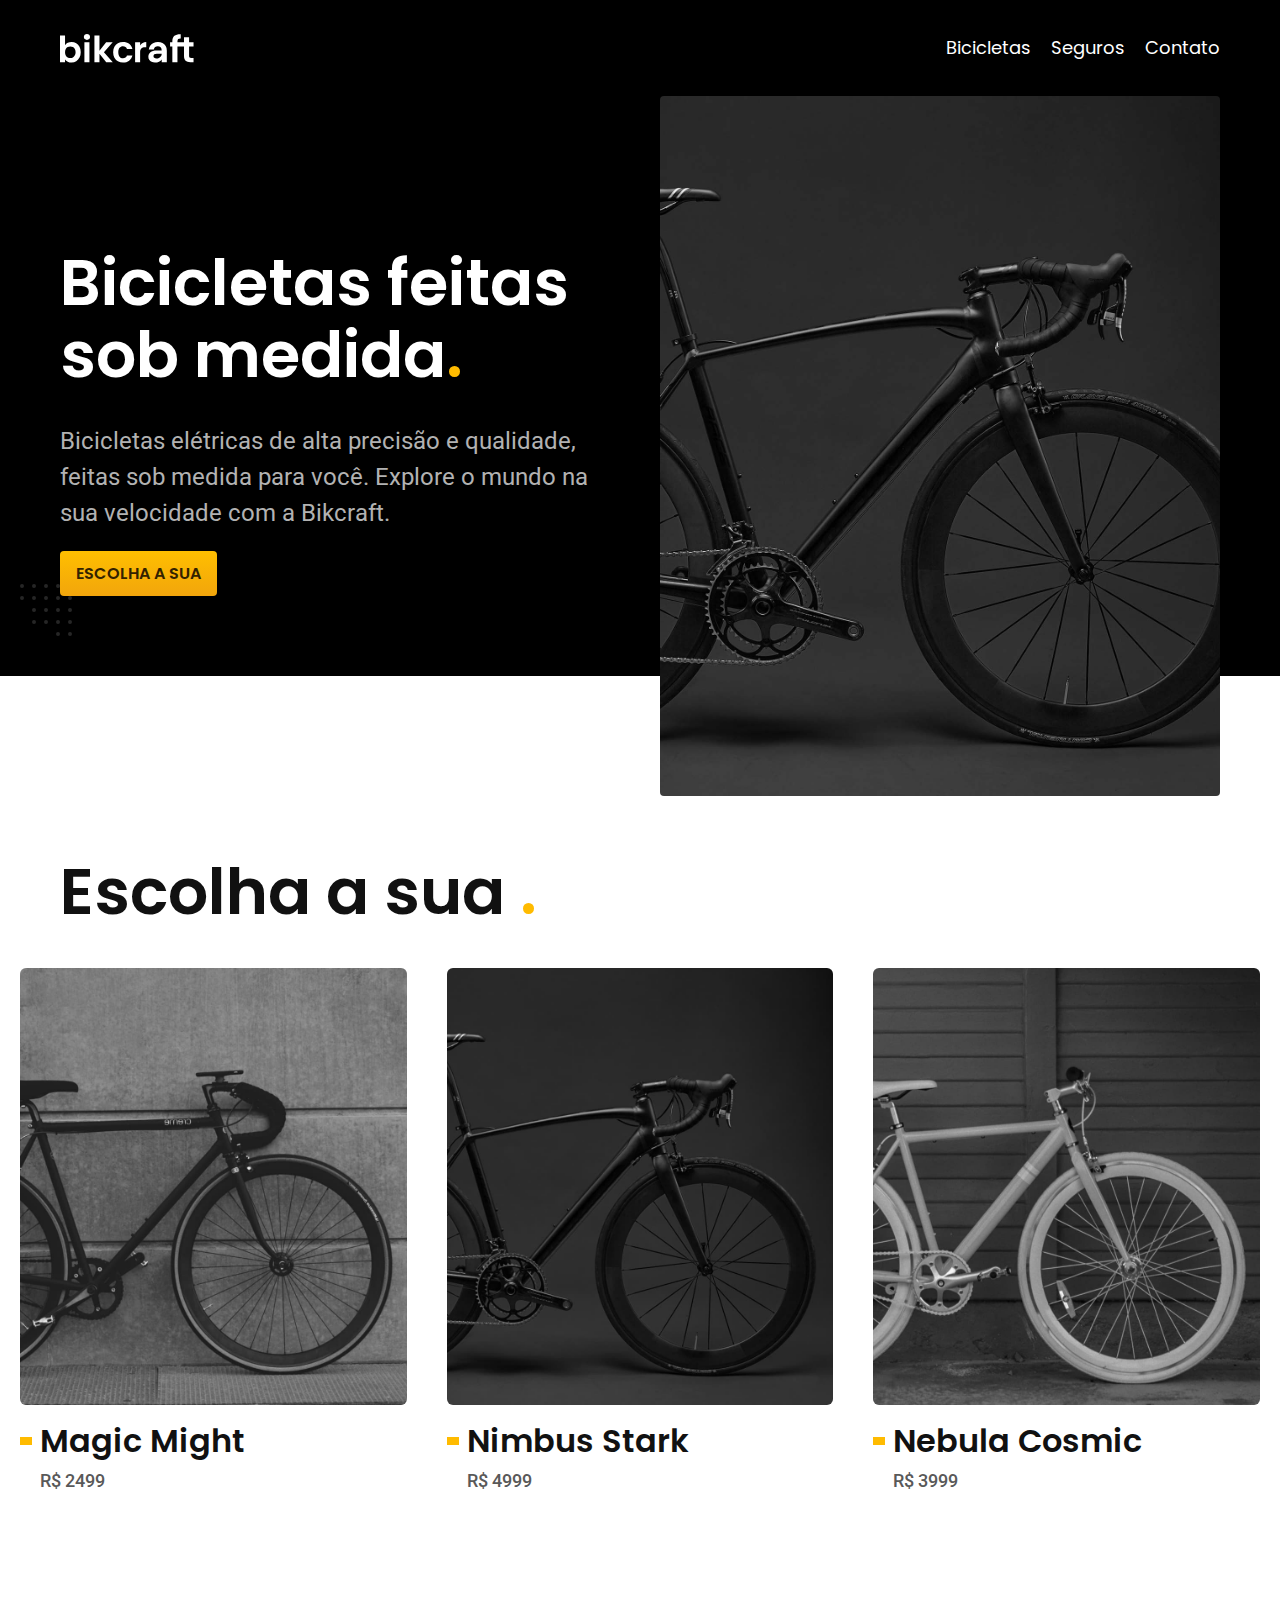
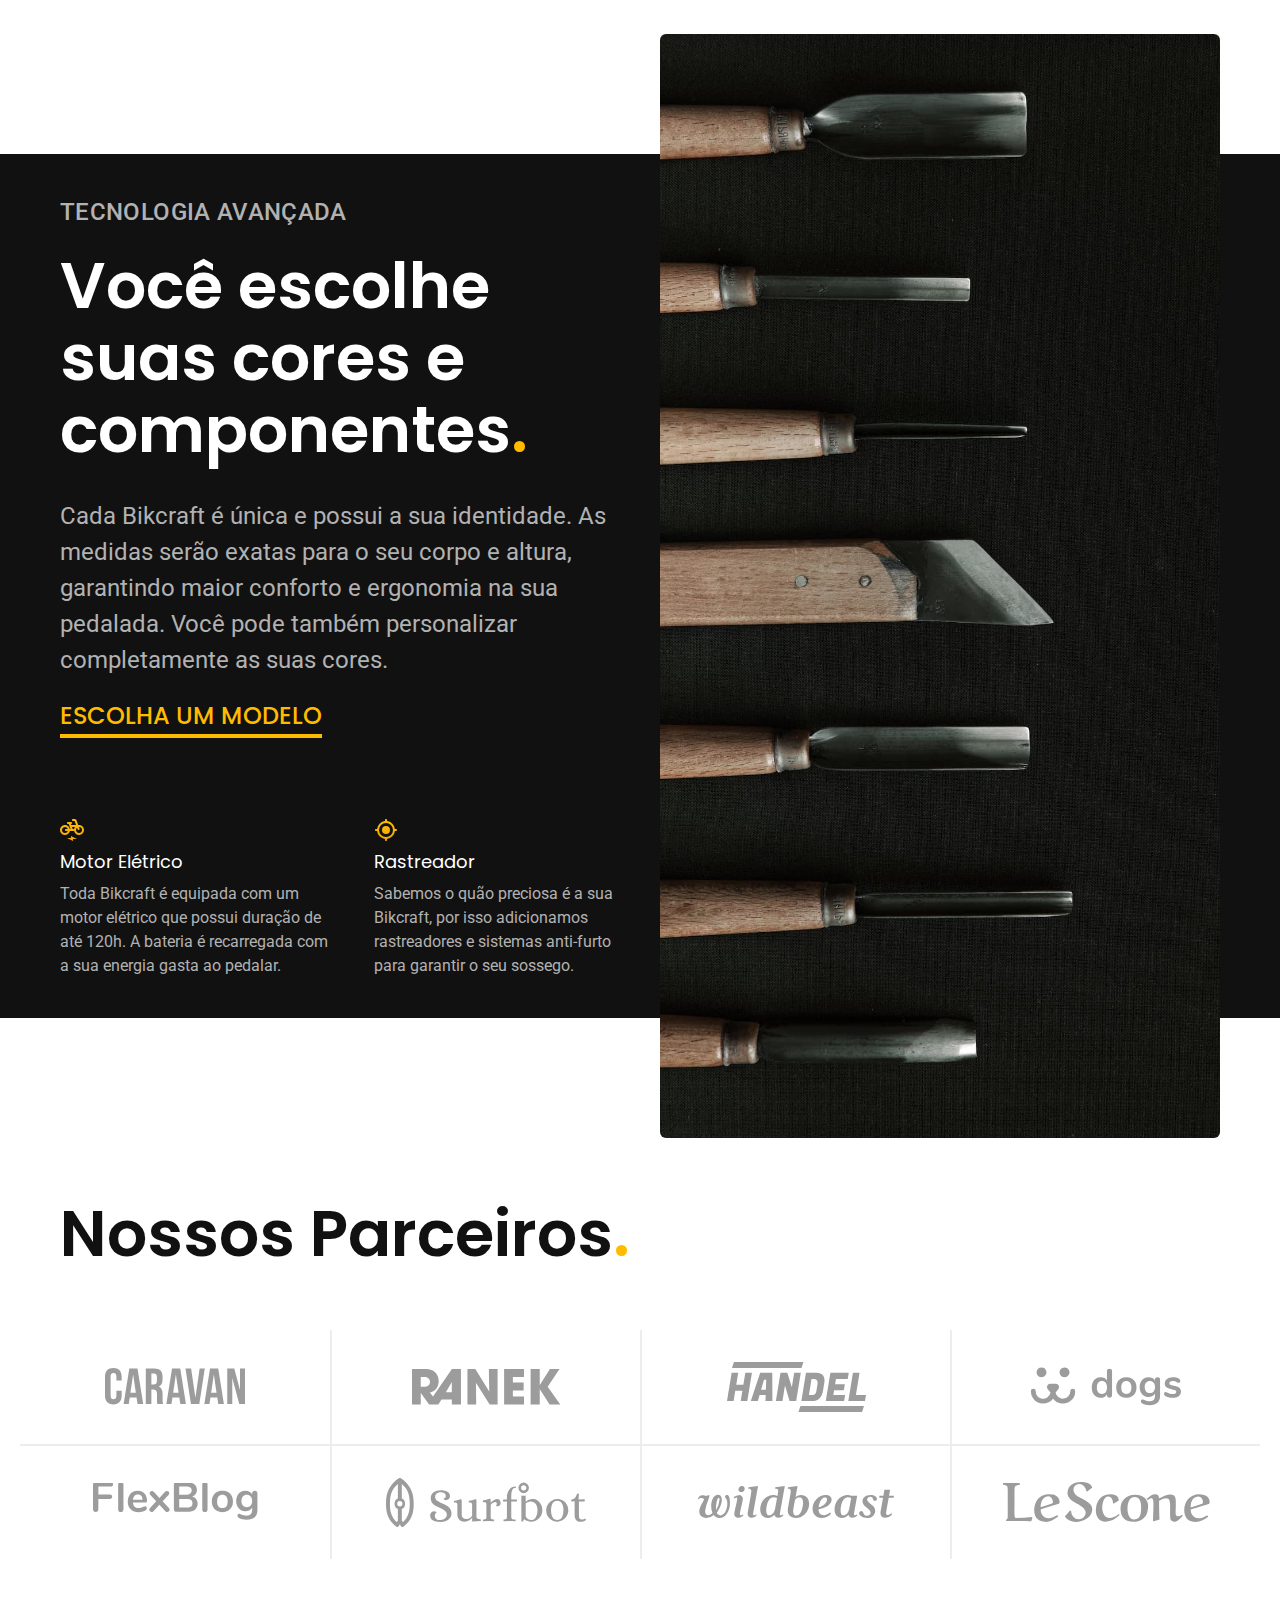
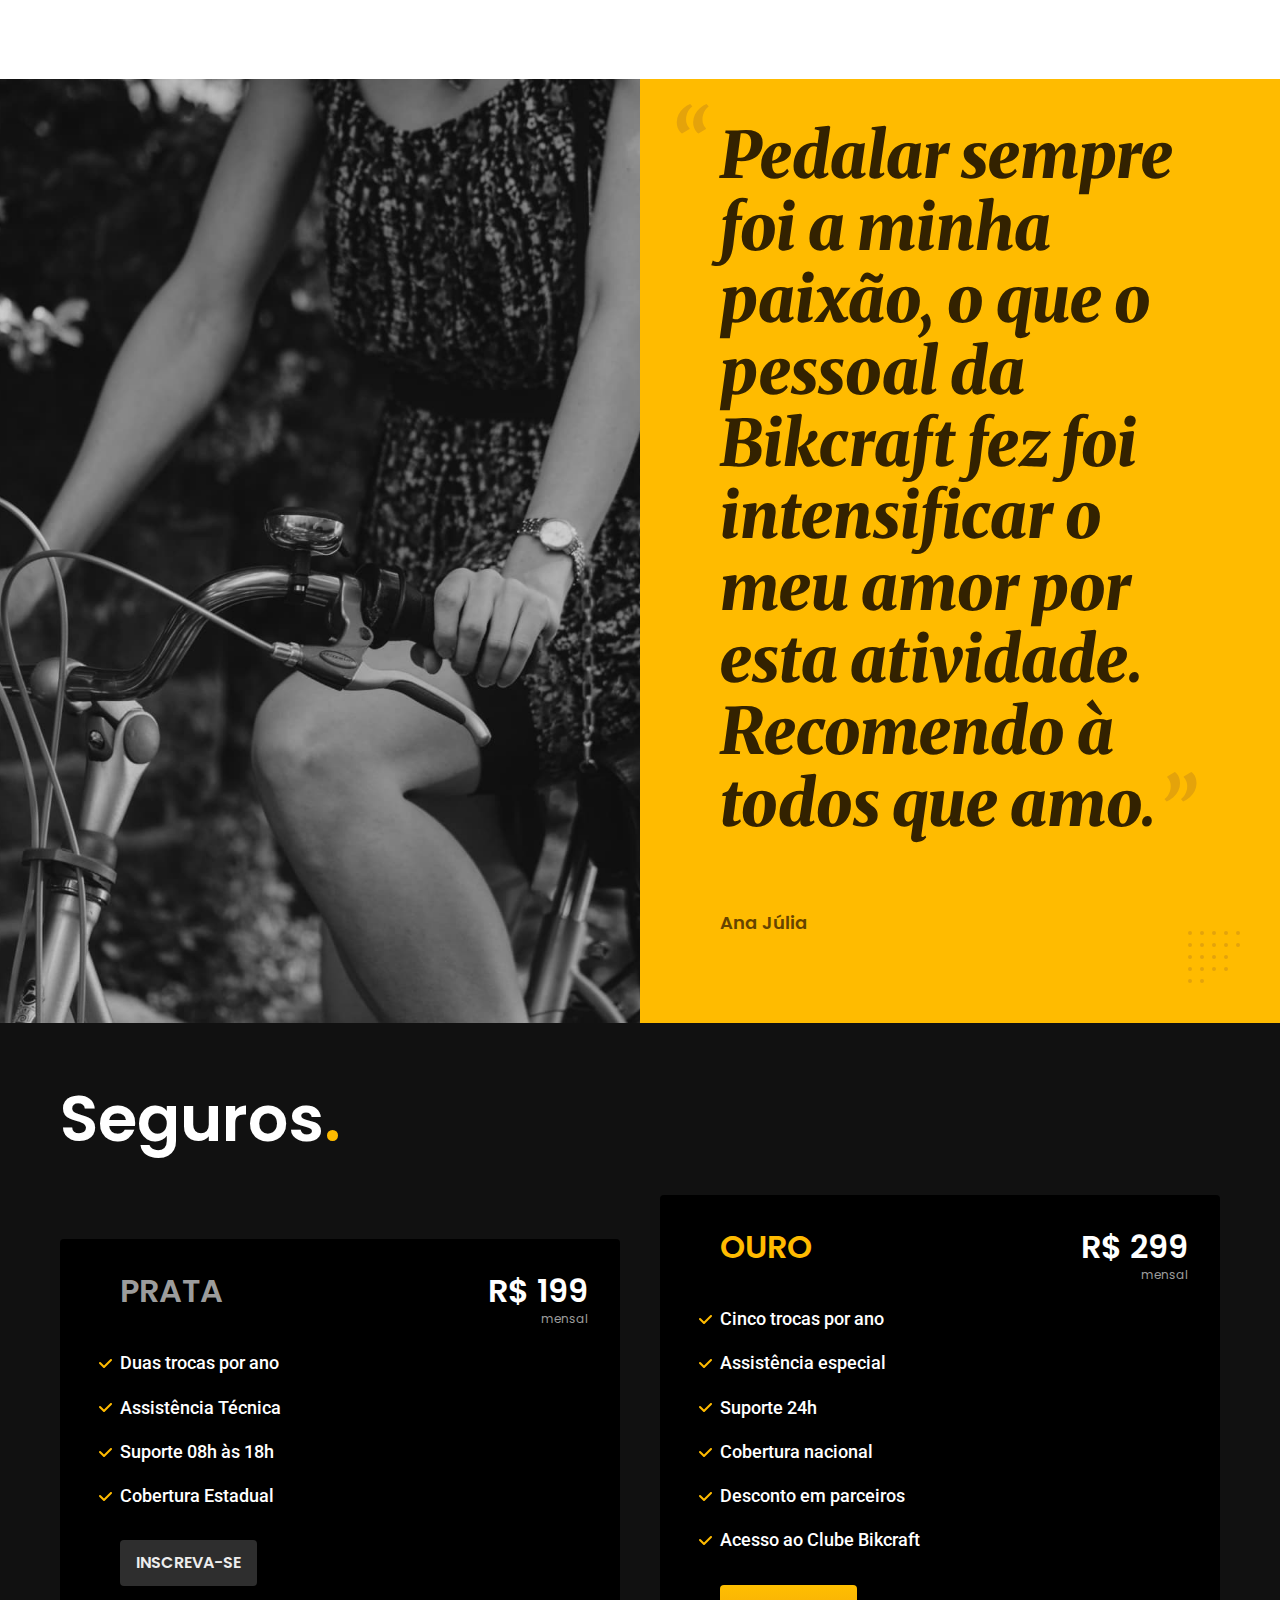
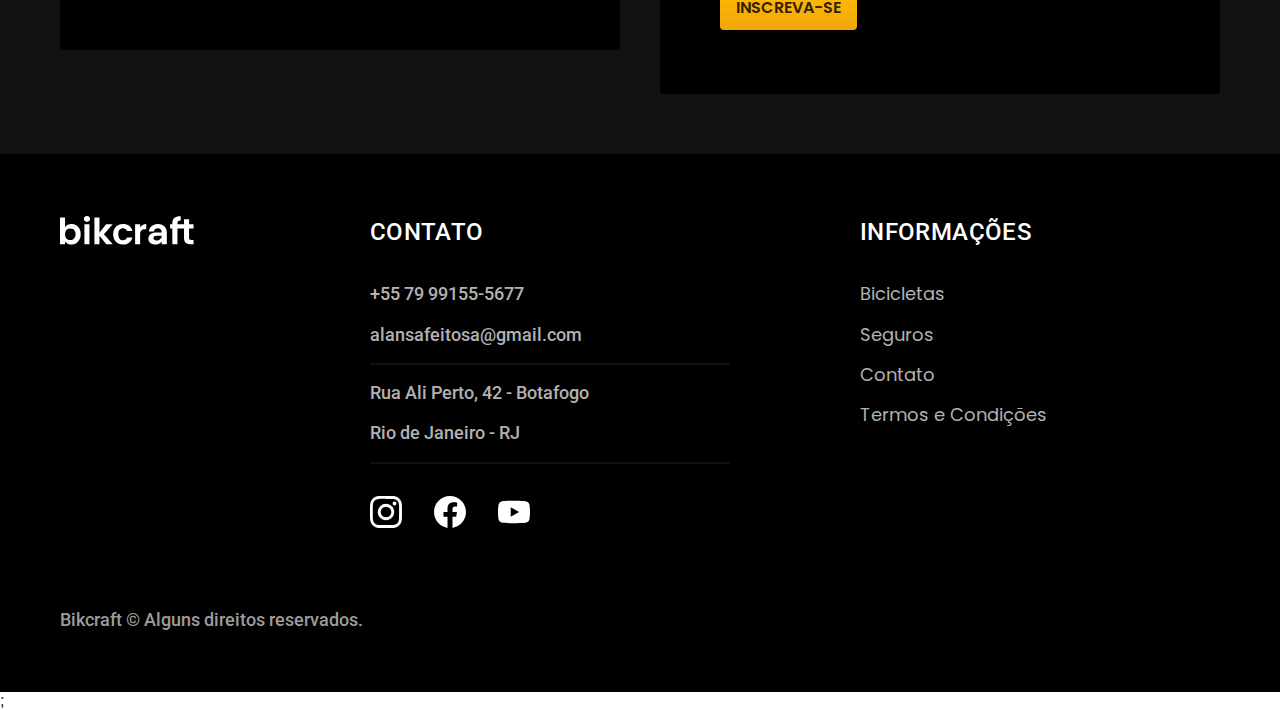
<file: index.html>
<!DOCTYPE html>
<html lang="pt-br">

<head>
  <meta charset="UTF-8" />
  <meta name="viewport" content="width=device-width, initial-scale=1.0, maximum-scale=1.0">
  <title>Bikcraft - Bicicletas Eletricas</title>
  <meta name="Description" content="Bicicletas elétricas de alta precisão e qualidade, feitas sob medida para o cliente. Explore o mundo na sua velocidade com a bikcraft.">

  <link rel="stylesheet" href="./css/style.min.css">
  <link rel="icon" href="./favicon.svg" type="image/svg+xml">
  <link rel="preconnect" href="https://fonts.googleapis.com">
  <link rel="preconnect" href="https://fonts.gstatic.com" crossorigin>
  <link href="https://fonts.googleapis.com/css2?family=Merriweather:ital,wght@1,900&family=Poppins:wght@400;600&family=Roboto:wght@400;500&display=swap" rel="stylesheet">
  <link rel="preload" href="./css/style.min.css" as="style">
  <script>document.documentElement.classList.add('js'); </script>
</head>

<body>
  <header class="header-bg">
    <div class="header container">

      <a href="./"><img src="./img/bikcraft.svg" width="136" height="32" alt="Bikcraft"></a>
      <nav aria-label="primaria">
        <ul class="header-menu font-1-m cor-w">
          <li><a href="./bicicletas.html">Bicicletas</a></li>
          <li><a href="./seguros.html">Seguros</a></li>
          <li><a href="./contato.html">Contato</a></li>
        </ul>
      </nav>
    </div>
  </header>
  <main class="intro-bg ">
    <div class=" container intro">
      <div class="intro-content">
        <h1 class="font-1-xxl cor-w fadeInDown" data-anime="200"> Bicicletas feitas sob medida<span class=" cor-p1">.</span></h1>
        <p class="font-2-l cor-c5 fadeInDown" data-anime="400">Bicicletas elétricas de alta precisão e qualidade, feitas sob medida para você. Explore o mundo na sua velocidade com a Bikcraft.</p>
        <a class="botao fadeInDown" data-anime="600" href="./bicicletas.html">Escolha a sua</a>
      </div>
      <picture class="fadeInDown " data-anime="800">
        <source media="(max-width:800px)" srcset="./img/bicicletas/nimbus.jpg">
        <img src="./img/fotos/introducao.jpg" width="1280" height="1600" alt="Bicicleta Eletrica Preta">
      </picture>
    </div>
  </main>
  <article class="bicicletas-lista">
    <h2 class="container font-1-xxl">Escolha a sua <span class="cor-p1">.</span></h2>
    <ul>
      <li>
        <a href="./bicicletas/magic.html">
          <img src="./img/bicicletas/magic-home.jpg" width="920" height="1040" alt="Bicicletas magic">
          <h3 class="font-1-xl">Magic Might</h3>
          <span class="font-2-m cor-c8">R$ 2499 </span>
        </a>
      </li>
      <li>
        <a href="./bicicletas/nimbus.html">
          <img src="./img/bicicletas/nimbus-home.jpg" width="920" height="1040" alt="Bicicletas magic">
          <h3 class="font-1-xl">Nimbus Stark</h3>
          <span class="font-2-m cor-c8">R$ 4999 </span>
        </a>
      </li>
      <li>
        <a href="./bicicletas/nebula.html">
          <img src="./img/bicicletas/nebula-home.jpg" width="920" height="1040" alt="Bicicletas magic">
          <h3 class="font-1-xl">Nebula Cosmic</h3>
          <span class="font-2-m cor-c8">R$ 3999 </span>
        </a>
      </li>
    </ul>
  </article>
  <article class="tecnologia-bg">
    <div class="tecnologia container">
      <div class="tecnologia-content">
        <span class="font-2-l-b cor-c5">Tecnologia Avançada</span>
        <h2 class="font-1-xxl cor-w">Você escolhe suas cores e componentes<span class="cor-p1">.</span></h2>
        <p class="font-2-l cor-c5">Cada Bikcraft é única e possui a sua identidade. As medidas serão exatas para o seu corpo e altura, garantindo maior conforto e ergonomia na sua pedalada. Você pode também personalizar completamente as suas cores.</p>
        <a class="link" href="./bicicletas.html">Escolha um modelo</a>
        <div class="tecnologia-vantagens">
          <div>
            <img src="./img/icones/eletrica.svg" width="32" height="32" alt="eletrica">
            <h3 class="font-1-m cor-w">Motor Elétrico</h3>
            <p class="font-2-s cor-c5">Toda Bikcraft é equipada com um motor elétrico que possui duração de até 120h. A bateria é recarregada com a sua energia gasta ao pedalar.</p>
          </div>
          <div>
            <img src="./img/icones/rastreador.svg" width="32" height="32" alt="rastreador">
            <h3 class="font-1-m cor-w">Rastreador</h3>
            <p class="font-2-s cor-c5">Sabemos o quão preciosa é a sua Bikcraft, por isso adicionamos rastreadores e sistemas anti-furto para garantir o seu sossego.</p>
          </div>
        </div>
      </div>
      <div class="tecnologia-img ">
        <img src="./img/fotos/tecnologia.jpg" width="1200" height="1920" alt="tecnologia">
      </div>
    </div>
  </article>
  <section class="parceiros" aria-label="Nossos Parceiros">
    <h2 class="font-1-xxl container">Nossos Parceiros<span class="cor-p1">.</span></h2>
    <ul>
      <li><img src="./img/parceiros/caravan.svg" width="140" height="38" alt="patrocinador"></li>
      <li><img src="./img/parceiros/ranek.svg" width="149" height="36" alt="patrocinador"></li>
      <li><img src="./img/parceiros/handel.svg" width="139" height="50" alt="patrocinador"></li>
      <li><img src="./img/parceiros/dogs.svg" width="152" height="39" alt="patrocinador"></li>
      <li><img src="./img/parceiros/flexblog.svg" width="165" height="38" alt="patrocinador"></li>
      <li><img src="./img/parceiros/surfbot.svg" width="200" height="49" alt="patrocinador"></li>
      <li><img src="./img/parceiros/wildbeast.svg" width="196" height="34" alt="patrocinador"></li>
      <li><img src="./img/parceiros/lescone.svg" width="208" height="41" alt="patrocinador"></li>
    </ul>
  </section>
  <section class="depoimento">
    <div>
      <img src="./img/fotos/depoimento.jpg" width="1560" height="1360" alt="mulher andando em bicicleta">
    </div>
    <div class="depoimento-content">
      <blockquote class="font-1-xxl cor-p5">
        <p class="">Pedalar sempre foi a minha paixão, o que o pessoal da Bikcraft fez foi intensificar o meu amor por esta atividade. Recomendo à todos que amo.
        </p>
        <span class="font-1-m-b cor-p4">Ana Júlia</span>
      </blockquote>
    </div>
  </section>
  <article class="seguros-bg">
    <div class="seguros container">
      <h2 class="font-1-xxl cor-w">Seguros<span class="cor-p1">.</span></h2>
      <div class="seguros-item">
        <h3 class="font-1-xl cor-c6">PRATA</h3>
        <span class="font-1-xl cor-w">R$ 199<span class="font-1-xs cor-c6">mensal</span></span>
        <ul class="font-2-m cor-w">
          <li>Duas trocas por ano</li>
          <li>Assistência Técnica</li>
          <li>Suporte 08h às 18h</li>
          <li>Cobertura Estadual</li>
        </ul>
        <a class="botao secundario" href="./orcamento.html">Inscreva-se</a>
      </div>
      <div class="seguros-item">
        <h3 class="font-1-xl cor-p1">OURO</h3>
        <span class="font-1-xl cor-w">R$ 299<span class="font-1-xs cor-c6">mensal</span></span>
        <ul class="font-2-m cor-w">
          <li>Cinco trocas por ano</li>
          <li>Assistência especial</li>
          <li>Suporte 24h</li>
          <li>Cobertura nacional</li>
          <li>Desconto em parceiros</li>
          <li>Acesso ao Clube Bikcraft</li>
        </ul>
        <a class="botao" href="./orcamento.html">Inscreva-se</a>
      </div>
    </div>
  </article>
  <footer class="footer-bg">
    <div class="footer container">
      <img src="./img/bikcraft.svg" width="136" height="32" alt="Bikcraft">
      <div class="footer-contato">
        <h3 class="font-2-l-b cor-w">Contato</h3>
        <ul class="font-2-m cor-c5">
          <li><a href="tel:+5579991555677">+55 79 99155-5677</a></li>
          <li><a href="mailto:alansafeitosa@gmail.com">alansafeitosa@gmail.com</a></li>
          <li>Rua Ali Perto, 42 - Botafogo</li>
          <li>Rio de Janeiro - RJ </li>
        </ul>
        <div class="footer-redes">
          <a href="./">
            <img src="./img/redes/instagram.svg" width="32" height="32">
          </a>
          <a href="./">
            <img src="./img/redes/facebook.svg" width="32" height="32">
          </a>
          <a href="./">
            <img src="./img/redes/youtube.svg" width="32" height="32">
          </a>
        </div>
      </div>
      <div class="footer-info">
        <h3 class="font-2-l-b cor-w">Informações</h3>
        <nav>
          <ul class="font-1-m cor-c5">
            <li><a href="./bicicletas.html">Bicicletas</a></li>
            <li><a href="./seguros.html">Seguros</a></li>
            <li><a href="./contato.html">Contato</a></li>
            <li><a href="./termos.html">Termos e Condições</a></li>
          </ul>
        </nav>
      </div>
      <p class="footer-copy font-2-m cor-c6">Bikcraft © Alguns direitos reservados.</p>
    </div>
  </footer>
  <script src="./js/plugins/simple-anime.js"></script>;
  <script src=" ./js/script.js"></script>
</body>

</html>
</file>
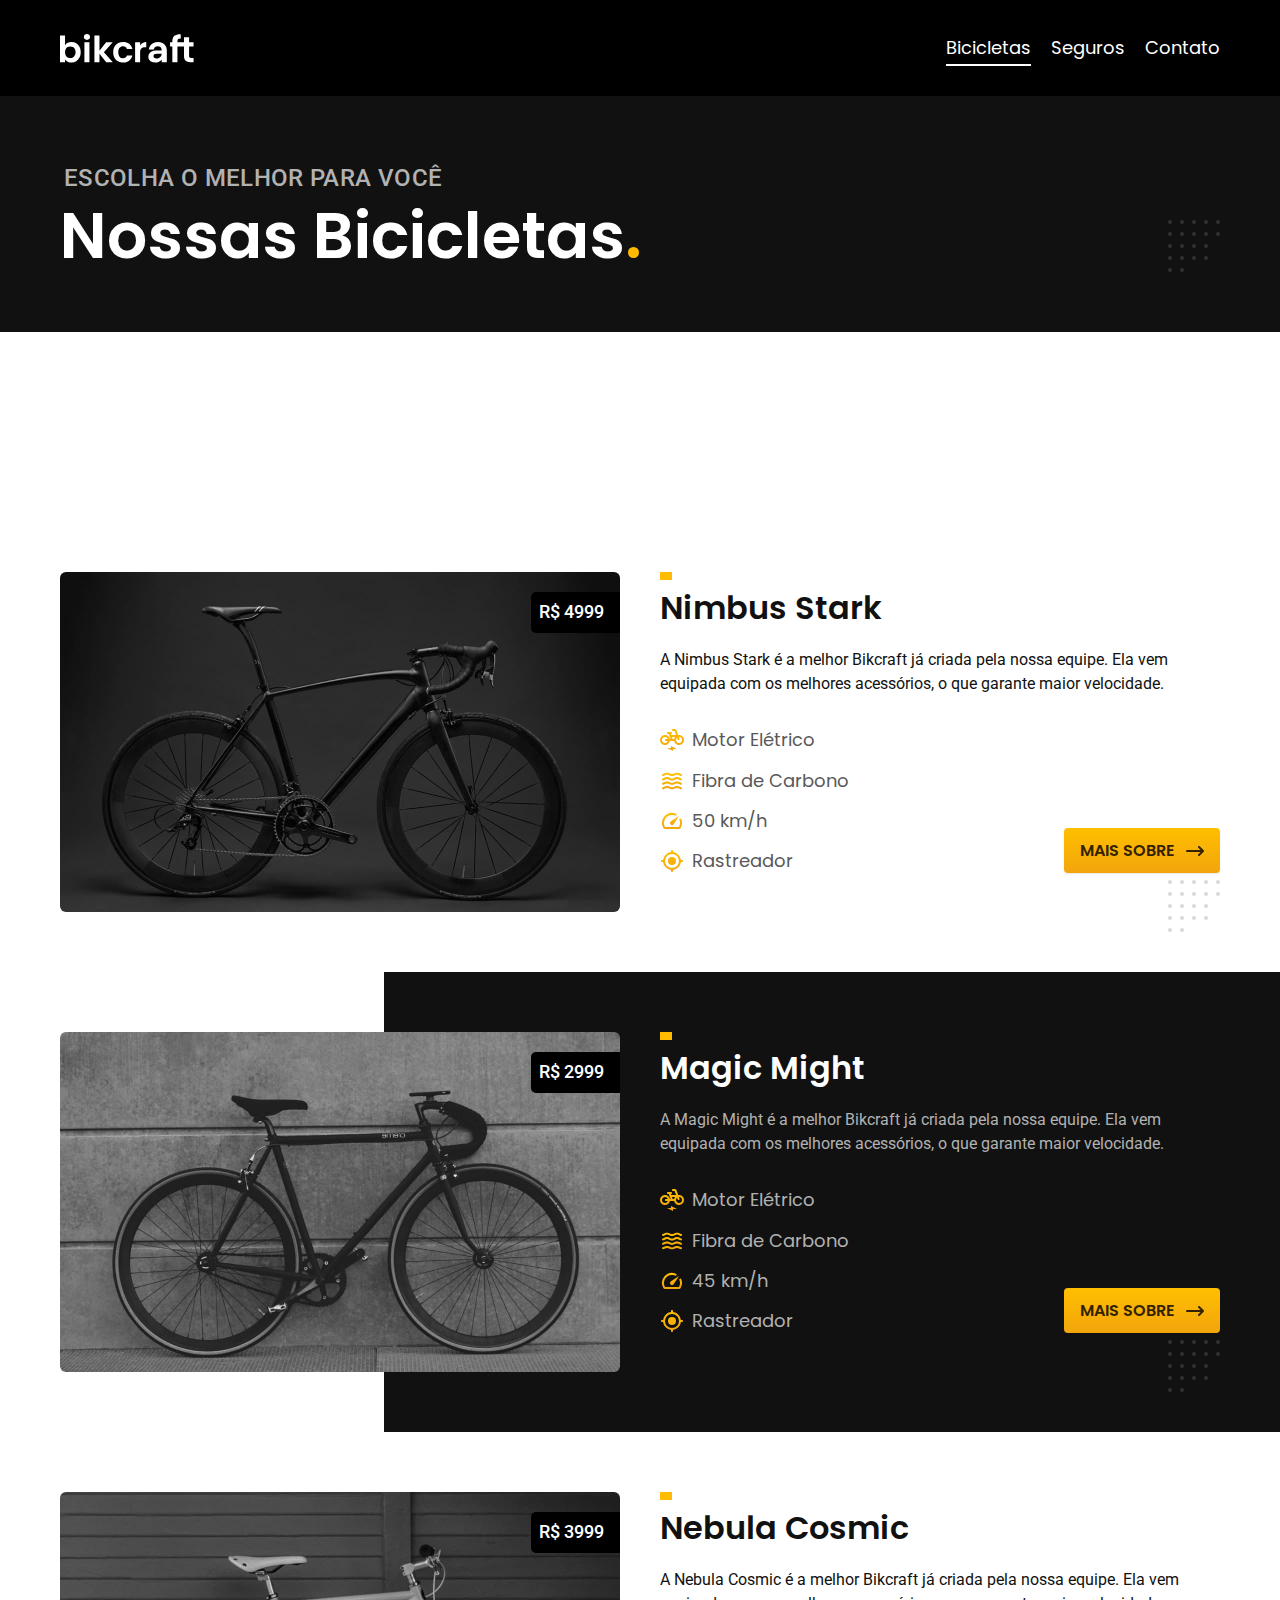
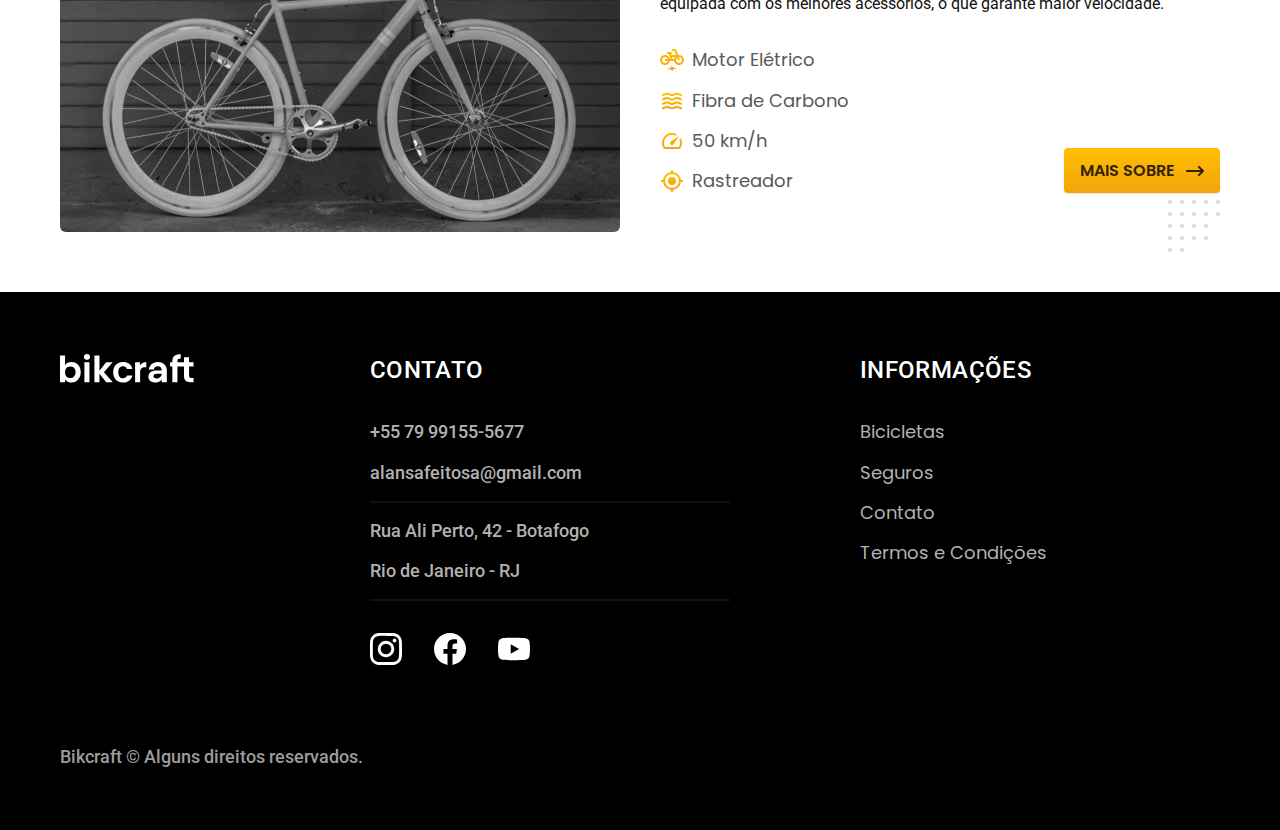
<file: bicicletas.html>
<!DOCTYPE html>
<html lang="pt-br">

<head>
  <meta charset="UTF-8" />
  <meta name="viewport" content="width=device-width, initial-scale=1.0, maximum-scale=1.0">
  <title>Bicicletas | Bikcraft</title>
  <meta name="Description" content="Termos e Condições.">
  <link rel="stylesheet" href="./css/style.min.css">
  <link rel="icon" href="./favicon.svg" type="image/svg+xml">
  <link rel="preconnect" href="https://fonts.googleapis.com">
  <link rel="preconnect" href="https://fonts.gstatic.com" crossorigin>
  <link href="https://fonts.googleapis.com/css2?family=Merriweather:ital,wght@1,900&family=Poppins:wght@400;600&family=Roboto:wght@400;500&display=swap" rel="stylesheet">
  <script>document.documentElement.classList.add('js'); </script>
</head>

<body id="bicicletas">
  <header class="header-bg">
    <div class="header container">

      <a href="./"><img src="./img/bikcraft.svg" alt="Bikcraft"></a>
      <nav aria-label="primaria">
        <ul class="header-menu font-1-m cor-w">
          <li><a href="./bicicletas.html">Bicicletas</a></li>
          <li><a href="./seguros.html">Seguros</a></li>
          <li><a href="./contato.html">Contato</a></li>
        </ul>
      </nav>
    </div>
  </header>
  <main>
    <div class="titulo-bg">
      <div class="titulo container">
        <p class="font-2-l-b cor-c5 ">Escolha o melhor para você</p>
        <h1 class="font-1-xxl cor-w">Nossas Bicicletas<span class="cor-p1">.</span></h1>
      </div>
    </div>
    <div class="termos font-2-s cor-c10 container">
      <h2 class="font-1-l cor-c11"></h2>
    </div>

    <div class="bicicletas container">
      <div class="bicicletas-img">
        <img src="./img/bicicletas/nimbus.jpg" alt="bicicleta preta">
        <span class="font-2-m cor-w">R$ 4999</span>
      </div>
      <div class="bicicletas-content">
        <h2 class="font-1-xl">Nimbus Stark</h2>
        <p class="font-2-s cor c8">A Nimbus Stark é a melhor Bikcraft já criada pela nossa equipe. Ela vem equipada com os melhores acessórios, o que garante maior velocidade.</p>
        <ul class="font-1-m cor-c8">
          <li><img src="./img/icones/eletrica.svg" alt="eletrica">
            Motor Elétrico</li>
          <li><img src="./img/icones/carbono.svg" alt="carbono">
            Fibra de Carbono</li>
          <li><img src="./img/icones/velocidade.svg" alt="velocidade">
            50 km/h</li>
          <li><img src="./img/icones/rastreador.svg" alt="rastreador">
            Rastreador</li>

        </ul>
        <a class="botao seta" href="./bicicletas/nimbus.html">Mais Sobre</a>
      </div>
    </div>

    <div class="bicicletas-bg">
      <div class="bicicletas container">
        <div class="bicicletas-img">
          <img src="./img/bicicletas/magic.jpg" alt="bicicleta preta">
          <span class="font-2-m cor-w">R$ 2999</span>
        </div>
        <div class="bicicletas-content">
          <h2 class="font-1-xl cor-w">Magic Might</h2>
          <p class="font-2-s cor-c5">A Magic Might é a melhor Bikcraft já criada pela nossa equipe. Ela vem equipada com os melhores acessórios, o que garante maior velocidade.</p>
          <ul class="font-1-m cor-c5">
            <li><img src="./img/icones/eletrica.svg" alt="rastreador">
              Motor Elétrico</li>
            <li><img src="./img/icones/carbono.svg" alt="rastreador">
              Fibra de Carbono</li>
            <li><img src="./img/icones/velocidade.svg" alt="rastreador">
              45 km/h</li>
            <li><img src="./img/icones/rastreador.svg" alt="rastreador">
              Rastreador</li>

          </ul>
          <a class="botao seta" href="./bicicletas/nebula.html">Mais Sobre</a>
        </div>
      </div>
    </div>

    <div class="bicicletas container">
      <div class="bicicletas-img">
        <img src="./img/bicicletas/nebula.jpg" alt="bicicleta preta">
        <span class="font-2-m cor-w">R$ 3999</span>
      </div>
      <div class="bicicletas-content">
        <h2 class="font-1-xl">Nebula Cosmic</h2>
        <p class="font-2-s cor c8">A Nebula Cosmic é a melhor Bikcraft já criada pela nossa equipe. Ela vem equipada com os melhores acessórios, o que garante maior velocidade.</p>
        <ul class="font-1-m cor-c8">
          <li><img src="./img/icones/eletrica.svg" alt="rastreador">
            Motor Elétrico</li>
          <li><img src="./img/icones/carbono.svg" alt="rastreador">
            Fibra de Carbono</li>
          <li><img src="./img/icones/velocidade.svg" alt="rastreador">
            50 km/h</li>
          <li><img src="./img/icones/rastreador.svg" alt="rastreador">
            Rastreador</li>
        </ul>
        <a class="botao seta" href="./bicicletas/nebula.html">Mais Sobre</a>
      </div>
    </div>


  </main>

  <footer class="footer-bg">
    <div class="footer container">
      <img src="./img/bikcraft.svg">
      <div class="footer-contato">
        <h3 class="font-2-l-b cor-w">Contato</h3>
        <ul class="font-2-m cor-c5">
          <li><a href="tel:+5579991555677">+55 79 99155-5677</a></li>
          <li><a href="mailto:alansafeitosa@gmail.com">alansafeitosa@gmail.com</a></li>
          <li>Rua Ali Perto, 42 - Botafogo</li>
          <li>Rio de Janeiro - RJ </li>
        </ul>
        <div class="footer-redes">
          <a href="./">
            <img src="./img/redes/instagram.svg">
          </a>
          <a href="./">
            <img src="./img/redes/facebook.svg">
          </a>
          <a href="./">
            <img src="./img/redes/youtube.svg">
          </a>
        </div>
      </div>
      <div class="footer-info">
        <h3 class="font-2-l-b cor-w">Informações</h3>
        <nav>
          <ul class="font-1-m cor-c5">
            <li><a href="./bicicletas.html">Bicicletas</a></li>
            <li><a href="./seguros.html">Seguros</a></li>
            <li><a href="./contato.html">Contato</a></li>
            <li><a href="./termos.html">Termos e Condições</a></li>
          </ul>
        </nav>
      </div>
      <p class="footer-copy font-2-m cor-c6">Bikcraft © Alguns direitos reservados.</p>
    </div>
  </footer>
  <script src="./js/script.js"></script>
  <script src="./js/script.js"></script>
</body>


</html>
</file>
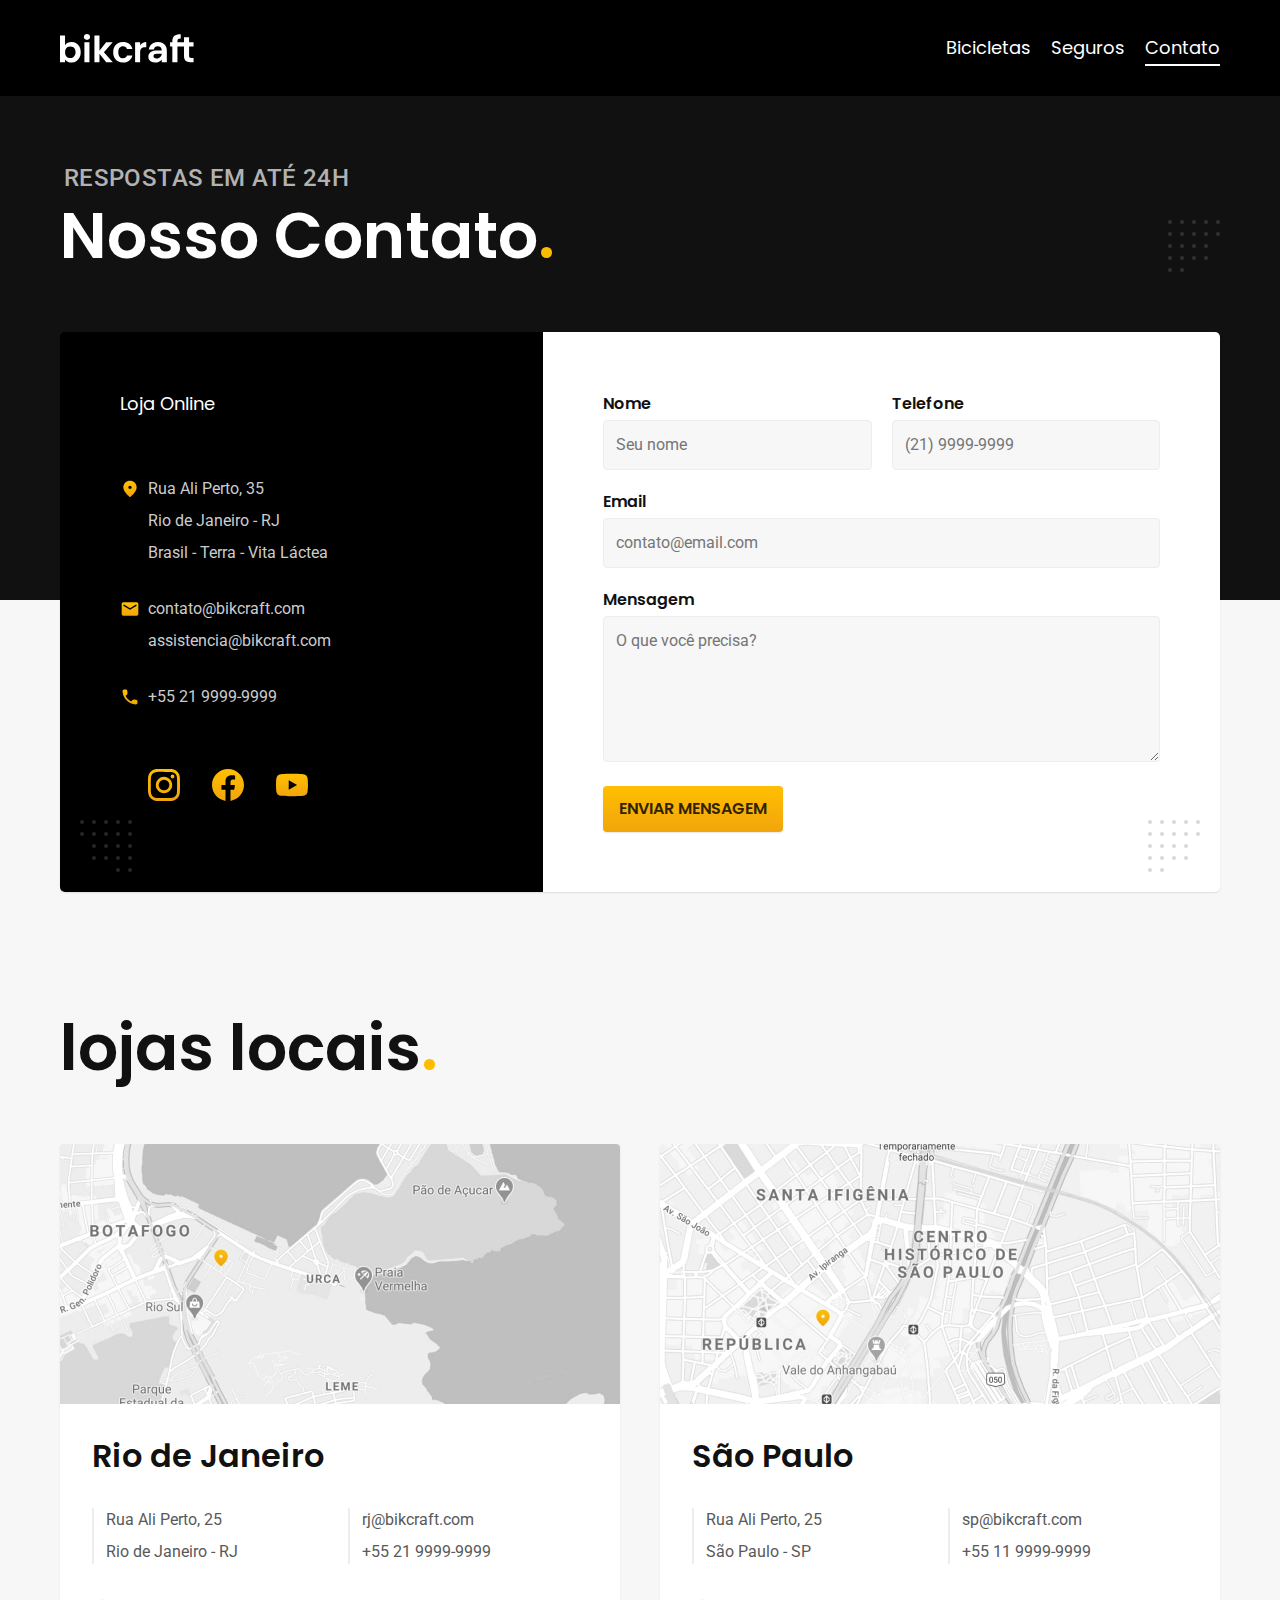
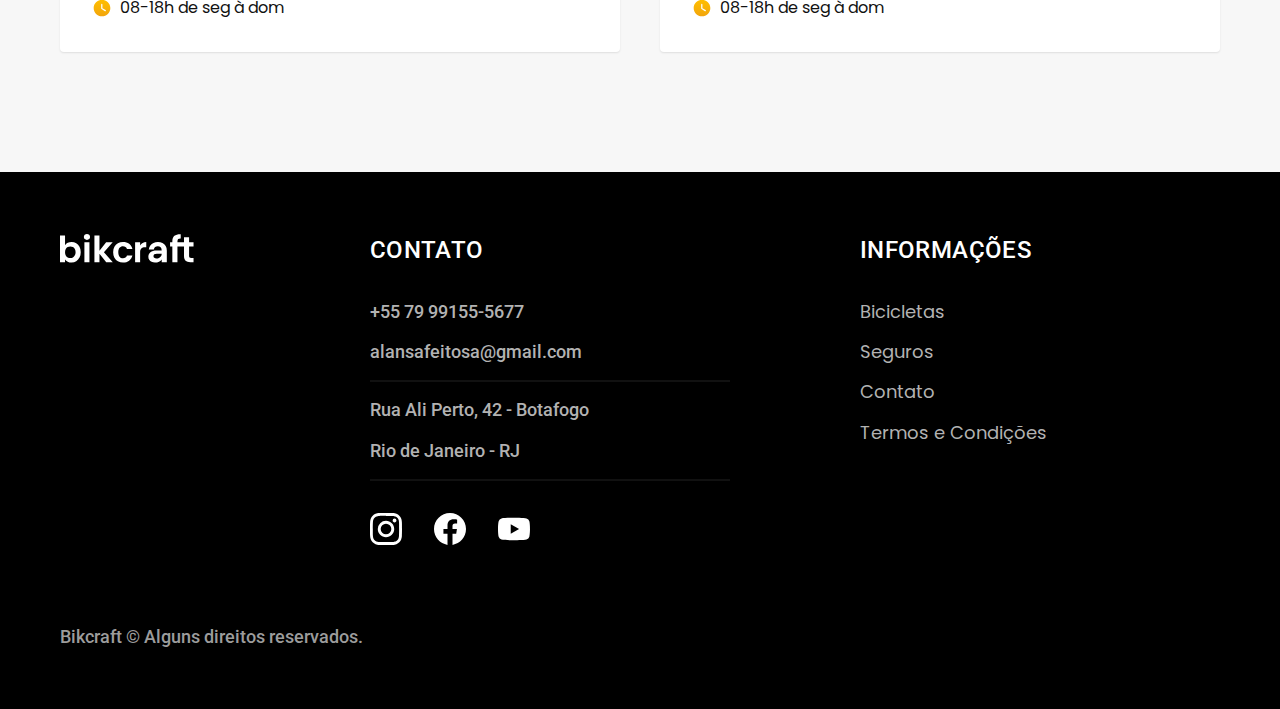
<file: contato.html>
<!DOCTYPE html>
<html lang="pt-br">

<head>
  <meta charset="UTF-8">
  <meta name="viewport" content="width=device-width, initial-scale=1.0">

  <title>Contato | Bikcraft</title>
  <meta name="description" content="Contato.">

  <link rel="stylesheet" href="./css/style.min.css">
  <link rel="icon" href="./favicon.svg" type="image/svg+xml">
  <link rel="preconnect" href="https://fonts.googleapis.com">
  <link rel="preconnect" href="https://fonts.gstatic.com" crossorigin>
  <link href="https://fonts.googleapis.com/css2?family=Merriweather:ital,wght@1,900&family=Poppins:wght@400;600&family=Roboto:wght@400;500&display=swap" rel="stylesheet">
  <script>document.documentElement.classList.add('js'); </script>
</head>

<body id="contato">
  <header class="header-bg">
    <div class="header container">
      <a href="./">
        <img src="./img/bikcraft.svg" alt="Bikcraft">
      </a>

      <nav aria-label="primaria">
        <ul class="header-menu font-1-m cor-w">
          <li><a href=" ./bicicletas.html">Bicicletas</a></li>
          <li><a href="./seguros.html">Seguros</a></li>
          <li><a href="./contato.html">Contato</a></li>
        </ul>
      </nav>
    </div>
  </header>

  <main>
    <div class="titulo-bg">
      <div class="titulo container">
        <p class="font-2-l-b cor-c5">Respostas em até 24h</p>
        <h1 class="font-1-xxl cor-w">Nosso Contato<span class=" cor-p1">.</span></h1>
      </div>
    </div>

    <div class="contato container">
      <section class="contato-dados" aria-label="Endereço">
        <h2 class="font-1-m cor-w">Loja Online</h2>
        <div class=" contato-endereco font-2-s cor-c4">
          <p>Rua Ali Perto, 35</p>
          <p>Rio de Janeiro - RJ</p>
          <p>Brasil - Terra - Vita Láctea</p>
        </div>
        <address class="contato-meios font-2-s cor-c4">
          <a href="mailto:contato@bikcraft.com">contato@bikcraft.com</a>
          <a href="mailto:assistencia@bikcraft.com">assistencia@bikcraft.com</a>
          <a href="tel:+552199999999">+55 21 9999-9999</a>
        </address>
        <div class="contato-redes">
          <a href="./">
            <img src="./img/redes/instagram-p.svg" alt="Instagram">
          </a>
          <a href="./">
            <img src="./img/redes/facebook-p.svg" alt="Facebook">
          </a>
          <a href="./">
            <img src="./img/redes/youtube-p.svg" alt="Youtube">
          </a>
        </div>
      </section>
      <section class="contato-formulario" aria-label="Formulário">
        <form class="form" action="./contato.html">
          <div>
            <label for="nome">Nome</label>
            <input type="text" id="nome" name="nome" placeholder="Seu nome">
          </div>
          <div>
            <label for="telefone">Telefone</label>
            <input type="text" id="telefone" name="telefone" placeholder="(21) 9999-9999">
          </div>
          <div class="col-2">
            <label for=" email">Email</label>
            <input type="email" id="email" name="email" placeholder="contato@email.com">
          </div>
          <div class="col-2">
            <label for="mensagem">Mensagem</label>
            <textarea rows="5" id="mensagem" name="mensagem" placeholder="O que você precisa?"></textarea>
          </div>
          <button class="botao">Enviar Mensagem</button>
        </form>
      </section>
    </div>
  </main>
  <article class="lojas container">
    <h2 class="font-1-xxl">lojas locais<span class="cor-p1">.</span></h2>
    <div class="lojas-item">
      <img src="./img/lojas/rj.jpg">
      <div class="lojas-content">
        <h3 class="font-1-xl">Rio de Janeiro</h3>
        <div class="lojas-dados font-2-s cor-c8">
          <p>Rua Ali Perto, 25</p>
          <p>Rio de Janeiro - RJ</p>
        </div>
        <div class="lojas-dados font-2-s cor-c8">
          <a href="mailto:rj@bikcraft.com">rj@bikcraft.com</a>
          <a href="tel:+552199999999">+55 21 9999-9999</a>
        </div>
        <p class="lojas-tempo font-1-s"><img src="./img/icones/horario.svg" alt="">08-18h de seg à dom</p>
      </div>
    </div>
    <article class="">
      <div class="lojas-item">
        <img src="./img/lojas/sp.jpg">
        <div class="lojas-content">
          <h3 class="font-1-xl">São Paulo</h3>
          <div class="lojas-dados font-2-s cor-c8">
            <p>Rua Ali Perto, 25</p>
            <p>São Paulo - SP</p>
          </div>
          <div class="lojas-dados font-2-s cor-c8">
            <a href="mailto:sp@bikcraft.com">sp@bikcraft.com</a>
            <a href="tel:+551199999999">+55 11 9999-9999</a>
          </div>
          <p class="lojas-tempo font-1-s"><img src="./img/icones/horario.svg" alt="">08-18h de seg à dom</p>
        </div>
      </div>
    </article>
  </article>


  <footer class="footer-bg">
    <div class="footer container">
      <img src="./img/bikcraft.svg">
      <div class="footer-contato">
        <h3 class="font-2-l-b cor-w">Contato</h3>
        <ul class="font-2-m cor-c5">
          <li><a href="tel:+5579991555677">+55 79 99155-5677</a></li>
          <li><a href="mailto:alansafeitosa@gmail.com">alansafeitosa@gmail.com</a></li>
          <li>Rua Ali Perto, 42 - Botafogo</li>
          <li>Rio de Janeiro - RJ </li>
        </ul>
        <div class="footer-redes">
          <a href="./">
            <img src="./img/redes/instagram.svg">
          </a>
          <a href="./">
            <img src="./img/redes/facebook.svg">
          </a>
          <a href="./">
            <img src="./img/redes/youtube.svg">
          </a>
        </div>
      </div>
      <div class="footer-info">
        <h3 class="font-2-l-b cor-w">Informações</h3>
        <nav>
          <ul class="font-1-m cor-c5">
            <li><a href="./bicicletas.html">Bicicletas</a></li>
            <li><a href="./seguros.html">Seguros</a></li>
            <li><a href="./contato.html">Contato</a></li>
            <li><a href="./termos.html">Termos e Condições</a></li>
          </ul>
        </nav>
      </div>
      <p class="footer-copy font-2-m cor-c6">Bikcraft © Alguns direitos reservados.</p>
    </div>
  </footer>
  <script src="./js/script.js"></script>
</body>

</html>
</file>
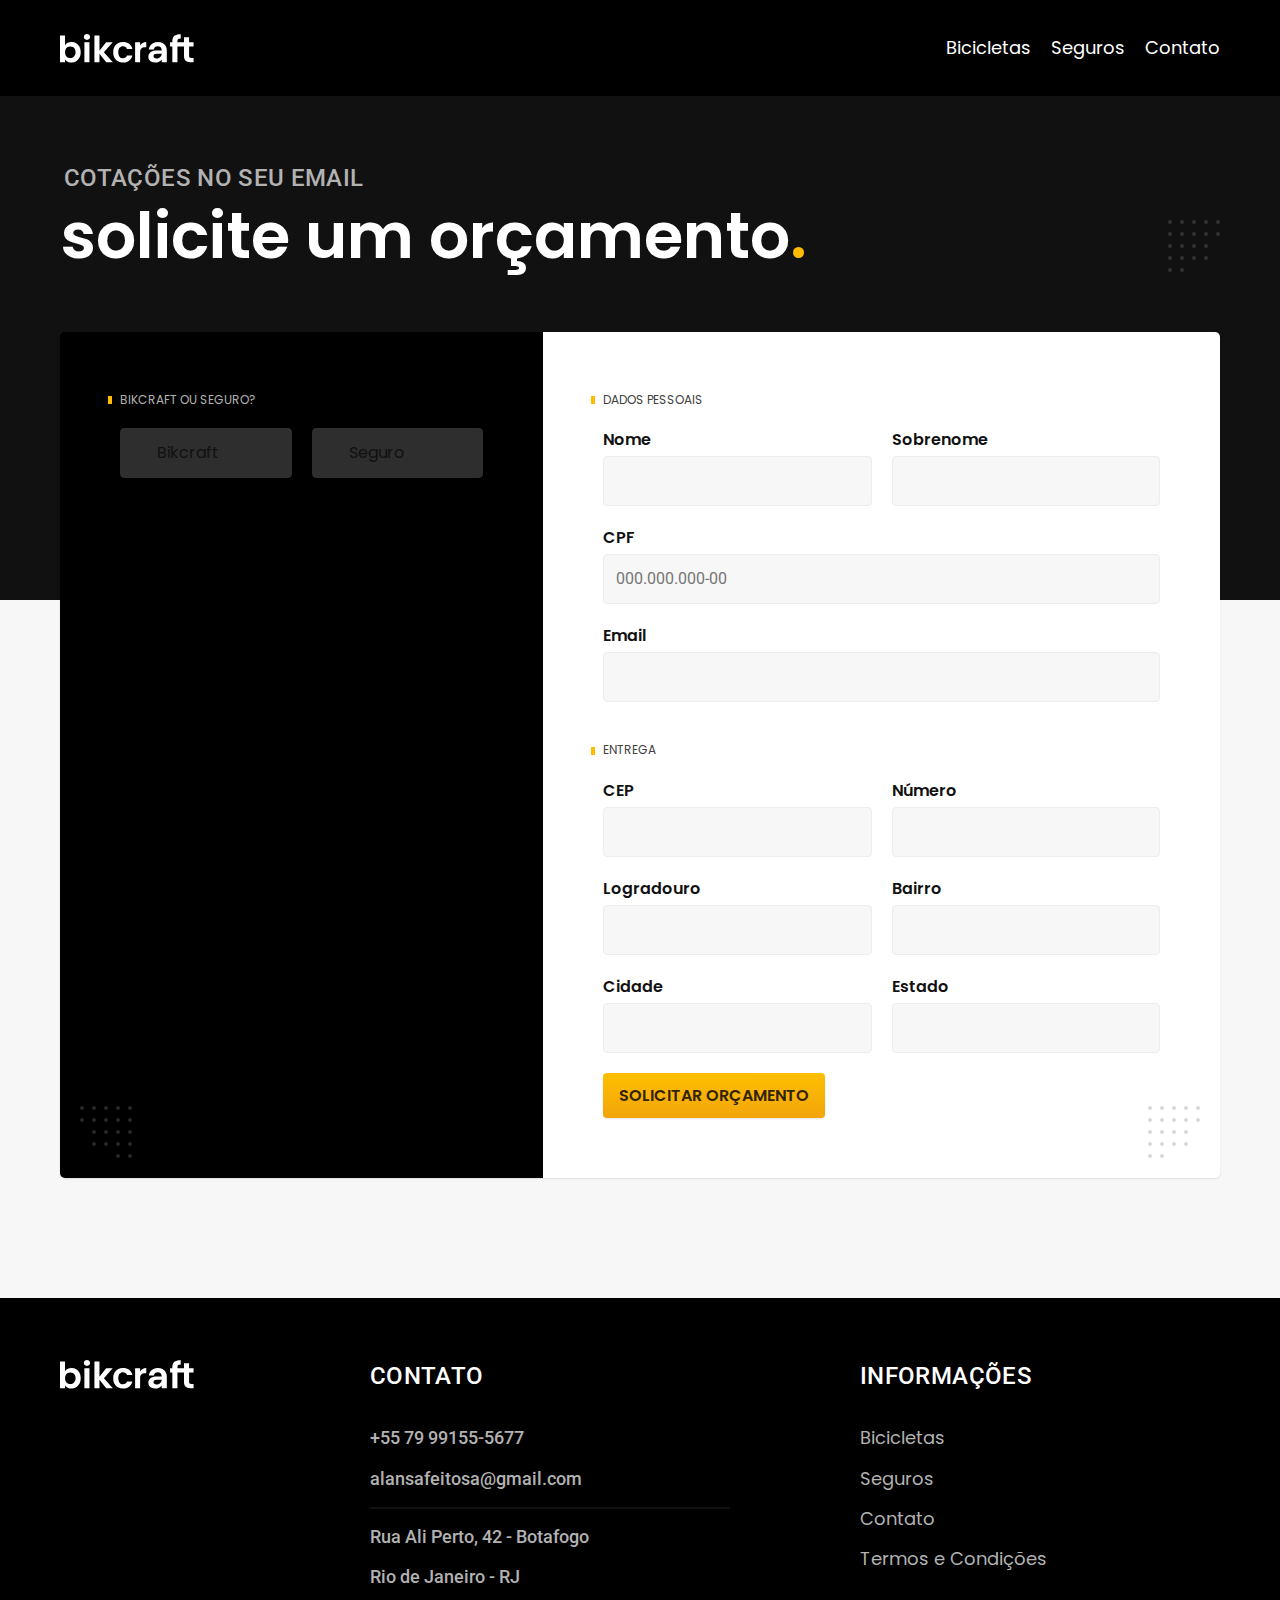
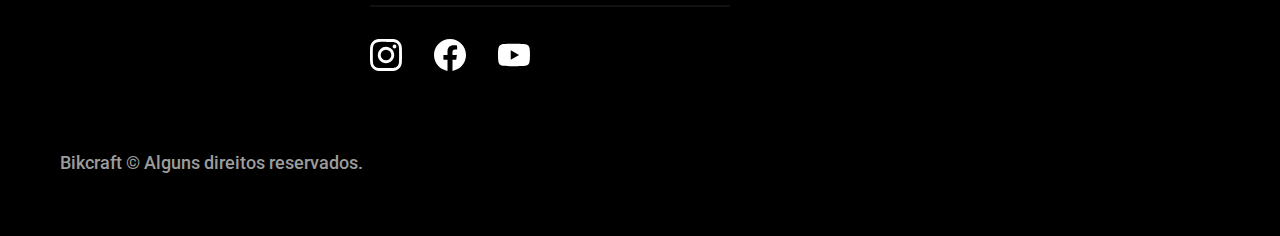
<file: orcamento.html>
<!DOCTYPE html>
<html lang="pt-br">

<head>
  <meta charset="UTF-8">
  <meta name="viewport" content="width=device-width, initial-scale=1.0">

  <title>Orçamento | Bikcraft</title>
  <meta name="description" content="Orçamento.">

  <link rel="stylesheet" href="./css/style.min.css">
  <link rel="icon" href="./favicon.svg" type="image/svg+xml">
  <link rel="preconnect" href="https://fonts.googleapis.com">
  <link rel="preconnect" href="https://fonts.gstatic.com" crossorigin>
  <link href="https://fonts.googleapis.com/css2?family=Merriweather:ital,wght@1,900&family=Poppins:wght@400;600&family=Roboto:wght@400;500&display=swap" rel="stylesheet">
  <script>document.documentElement.classList.add('js'); </script>
</head>

<body id="orcamento">
  <header class="header-bg">
    <div class="header container">
      <a href="./">
        <img src="./img/bikcraft.svg" alt="Bikcraft">
      </a>

      <nav aria-label="primaria">
        <ul class="header-menu font-1-m cor-w">
          <li><a href="./bicicletas.html">Bicicletas</a></li>
          <li><a href="./seguros.html">Seguros</a></li>
          <li><a href="./contato.html">Contato</a></li>
        </ul>
      </nav>
    </div>
  </header>

  <main>
    <div class="titulo-bg">
      <div class="titulo container">
        <p class="font-2-l-b cor-c5">Cotações no seu email</p>
        <h1 class="font-1-xxl cor-w">solicite um orçamento<span class="cor-p1">.</span></h1>
      </div>
    </div>

    <form class="orcamento container" action="./orcamento.html">
      <div class="orcamento-produto">
        <h2 class="font-1-xs cor-c5">Bikcraft ou Seguro?</h2>

        <input type="radio" name="tipo" value="bikcraft" id="bikcraft">
        <label for="bikcraft">Bikcraft</label>

        <input type="radio" name="tipo" value="seguro" id="seguro">
        <label for="seguro">Seguro</label>

        <div class="orcamento-content" id="orcamento-bikcraft">
          <h2 class="font-1-xs cor-c5">Escolha a sua</h2>

          <input type="radio" name="produto" value="nimbus" id="nimbus">
          <label for="nimbus">Nimbus Stark <span>R$ 4999</span></label>
          <div class="orcamento-detalhes">
            <ul class="font-1-xs cor-c8">
              <li><img src="./img/icones/eletrica.svg" alt=""> Motor Elétrico</li>
              <li><img src="./img/icones/carbono.svg" alt=""> Fibra de Carbono</li>
              <li><img src="./img/icones/velocidade.svg" alt=""> 50 km/h</li>
              <li><img src="./img/icones/rastreador.svg" alt=""> Rastreador</li>
            </ul>
            <img src="./img/bicicletas/nimbus.jpg" alt="Bicicleta preta">
          </div>

          <input type="radio" name="produto" value="magic" id="magic">
          <label for="magic">Magic Might <span>R$ 2499</span></label>
          <div class="orcamento-detalhes">
            <ul class="font-1-xs cor-c8">
              <li><img src="./img/icones/eletrica.svg" alt=""> Motor Elétrico</li>
              <li><img src="./img/icones/carbono.svg" alt=""> Fibra de Carbono</li>
              <li><img src="./img/icones/velocidade.svg" alt=""> 45 km/h</li>
              <li><img src="./img/icones/rastreador.svg" alt=""> Rastreador</li>
            </ul>
            <img src="./img/bicicletas/magic.jpg" alt="Bicicleta preta">
          </div>

          <input type="radio" name="produto" value="nebula" id="nebula">
          <label for="nebula">Nebula Cosmic <span>R$ 3999</span></label>
          <div class="orcamento-detalhes">
            <ul class="font-1-xs cor-c8">
              <li><img src="./img/icones/eletrica.svg" alt=""> Motor Elétrico</li>
              <li><img src="./img/icones/carbono.svg" alt=""> Fibra de Carbono</li>
              <li><img src="./img/icones/velocidade.svg" alt=""> 40 km/h</li>
              <li><img src="./img/icones/rastreador.svg" alt=""> Rastreador</li>
            </ul>
            <img src="./img/bicicletas/nebula.jpg" alt="Bicicleta branca">
          </div>

        </div>

        <div class="orcamento-content" id="orcamento-seguro">
          <h2 class="font-1-xs cor-c5">Escolha o plano</h2>

          <input type="radio" name="produto" value="prata" id="prata">
          <label for="prata">Prata <span>R$ 199</span></label>

          <input type="radio" name="produto" value="ouro" id="ouro">
          <label for="ouro">Ouro <span>R$ 299</span></label>
        </div>
      </div>
      <div class="orcamento-dados form">
        <h2 class="font-1-xs cor-c9 col-2">dados pessoais</h2>
        <div>
          <label for="nome">Nome</label>
          <input type="text" id="nome" name="nome">
        </div>
        <div>
          <label for="sobrenome">Sobrenome</label>
          <input type="text" id="sobrenome" name="sobrenome">
        </div>
        <div class="col-2">
          <label for="cpf">CPF</label>
          <input type="text" id="cpf" name="cpf" placeholder="000.000.000-00">
        </div>
        <div class="col-2">
          <label for="email">Email</label>
          <input type="email" id="email" name="email">
        </div>
        <h2 class="font-1-xs cor-c9 col-2">entrega</h2>
        <div>
          <label for="cep">CEP</label>
          <input type="text" id="cep" name="cep">
        </div>
        <div>
          <label for="numero">Número</label>
          <input type="text" id="numero" name="numero">
        </div>
        <div>
          <label for="logradouro">Logradouro</label>
          <input type="text" id="logradouro" name="logradouro">
        </div>
        <div>
          <label for="bairro">Bairro</label>
          <input type="text" id="bairro" name="bairro">
        </div>
        <div>
          <label for="cidade">Cidade</label>
          <input type="text" id="cidade" name="cidade">
        </div>
        <div>
          <label for="estado">Estado</label>
          <input type="text" id="estado" name="estado">
        </div>
        <button class="botao col-2">Solicitar Orçamento</button>
      </div>
    </form>
  </main>
  <footer class="footer-bg">
    <div class="footer container">
      <img src="./img/bikcraft.svg">
      <div class="footer-contato">
        <h3 class="font-2-l-b cor-w">Contato</h3>
        <ul class="font-2-m cor-c5">
          <li><a href="tel:+5579991555677">+55 79 99155-5677</a></li>
          <li><a href="mailto:alansafeitosa@gmail.com">alansafeitosa@gmail.com</a></li>
          <li>Rua Ali Perto, 42 - Botafogo</li>
          <li>Rio de Janeiro - RJ </li>
        </ul>
        <div class="footer-redes">
          <a href="./">
            <img src="./img/redes/instagram.svg">
          </a>
          <a href="./">
            <img src="./img/redes/facebook.svg">
          </a>
          <a href="./">
            <img src="./img/redes/youtube.svg">
          </a>
        </div>
      </div>
      <div class="footer-info">
        <h3 class="font-2-l-b cor-w">Informações</h3>
        <nav>
          <ul class="font-1-m cor-c5">
            <li><a href="./bicicletas.html">Bicicletas</a></li>
            <li><a href="./seguros.html">Seguros</a></li>
            <li><a href="./contato.html">Contato</a></li>
            <li><a href="./termos.html">Termos e Condições</a></li>
          </ul>
        </nav>
      </div>
      <p class="footer-copy font-2-m cor-c6">Bikcraft © Alguns direitos reservados.</p>
    </div>
  </footer>

  <script src="./js/script.js"></script>
</body>

</html>
</file>
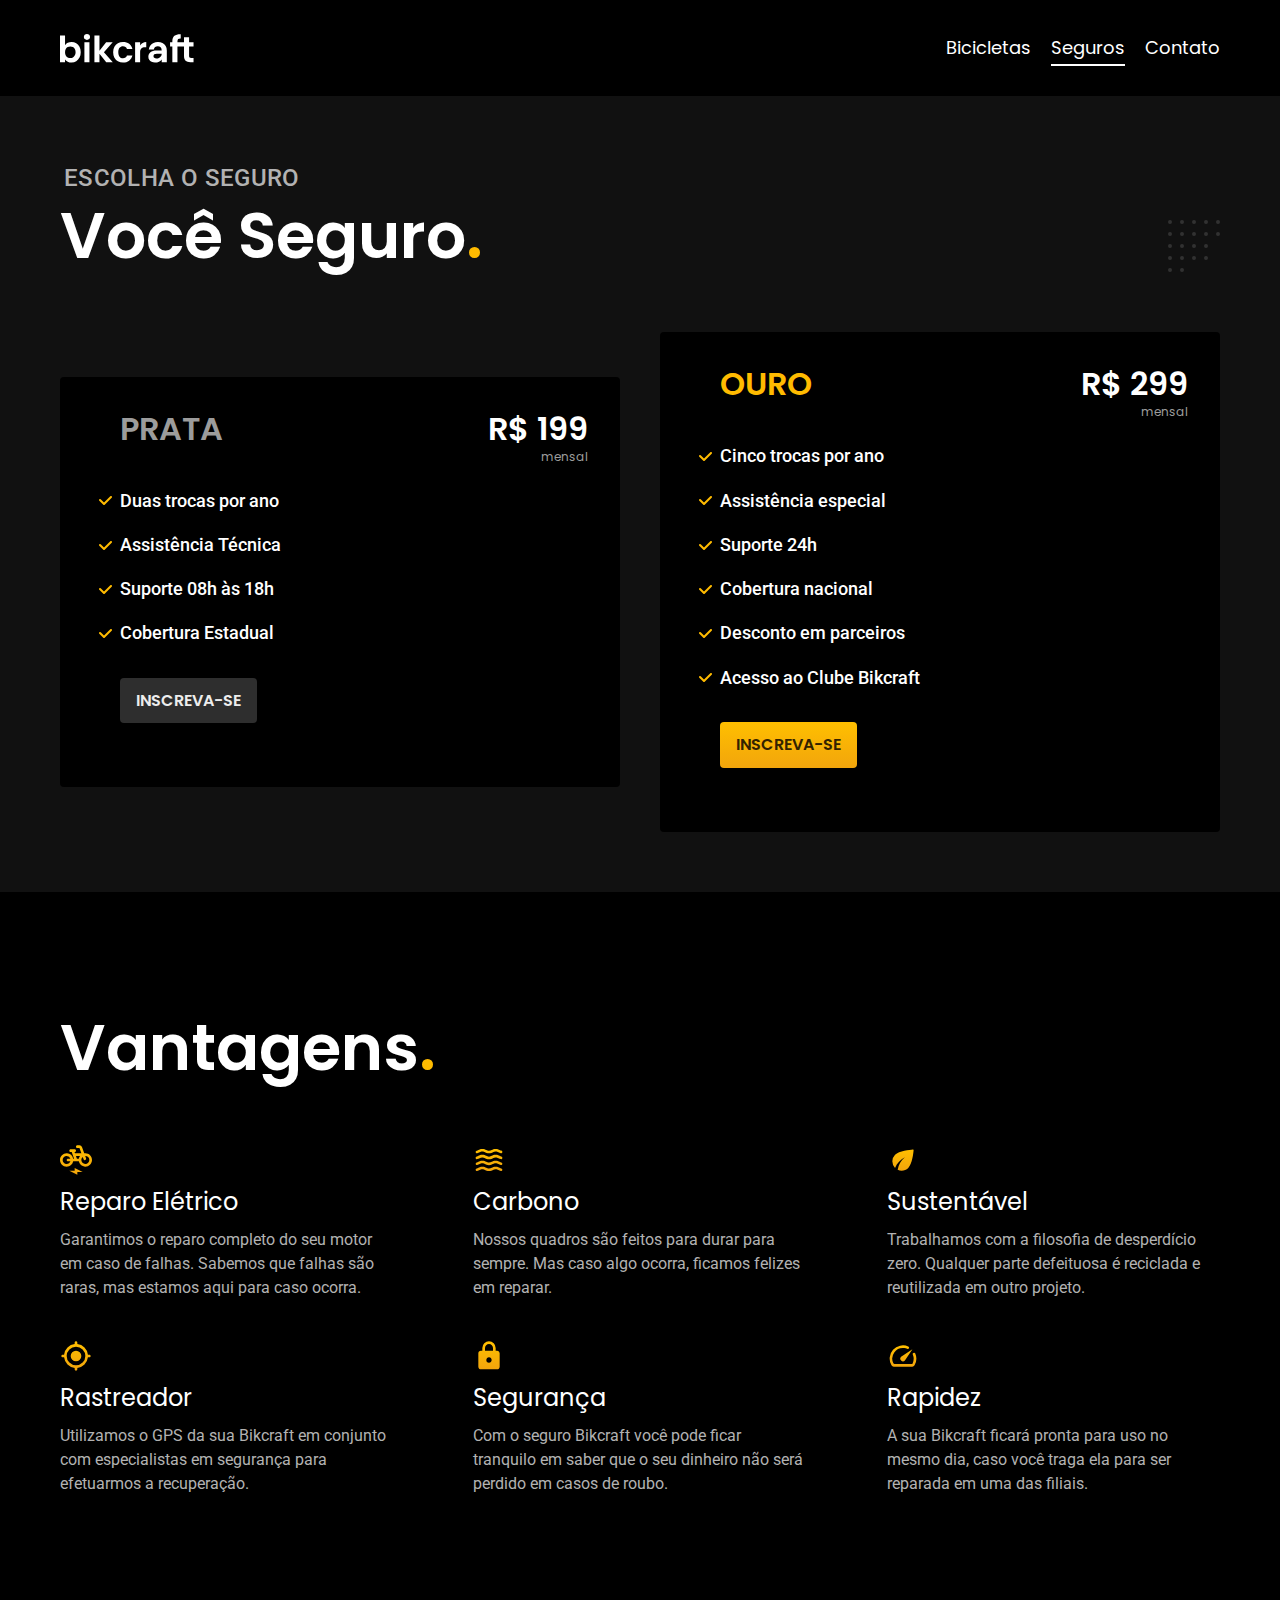
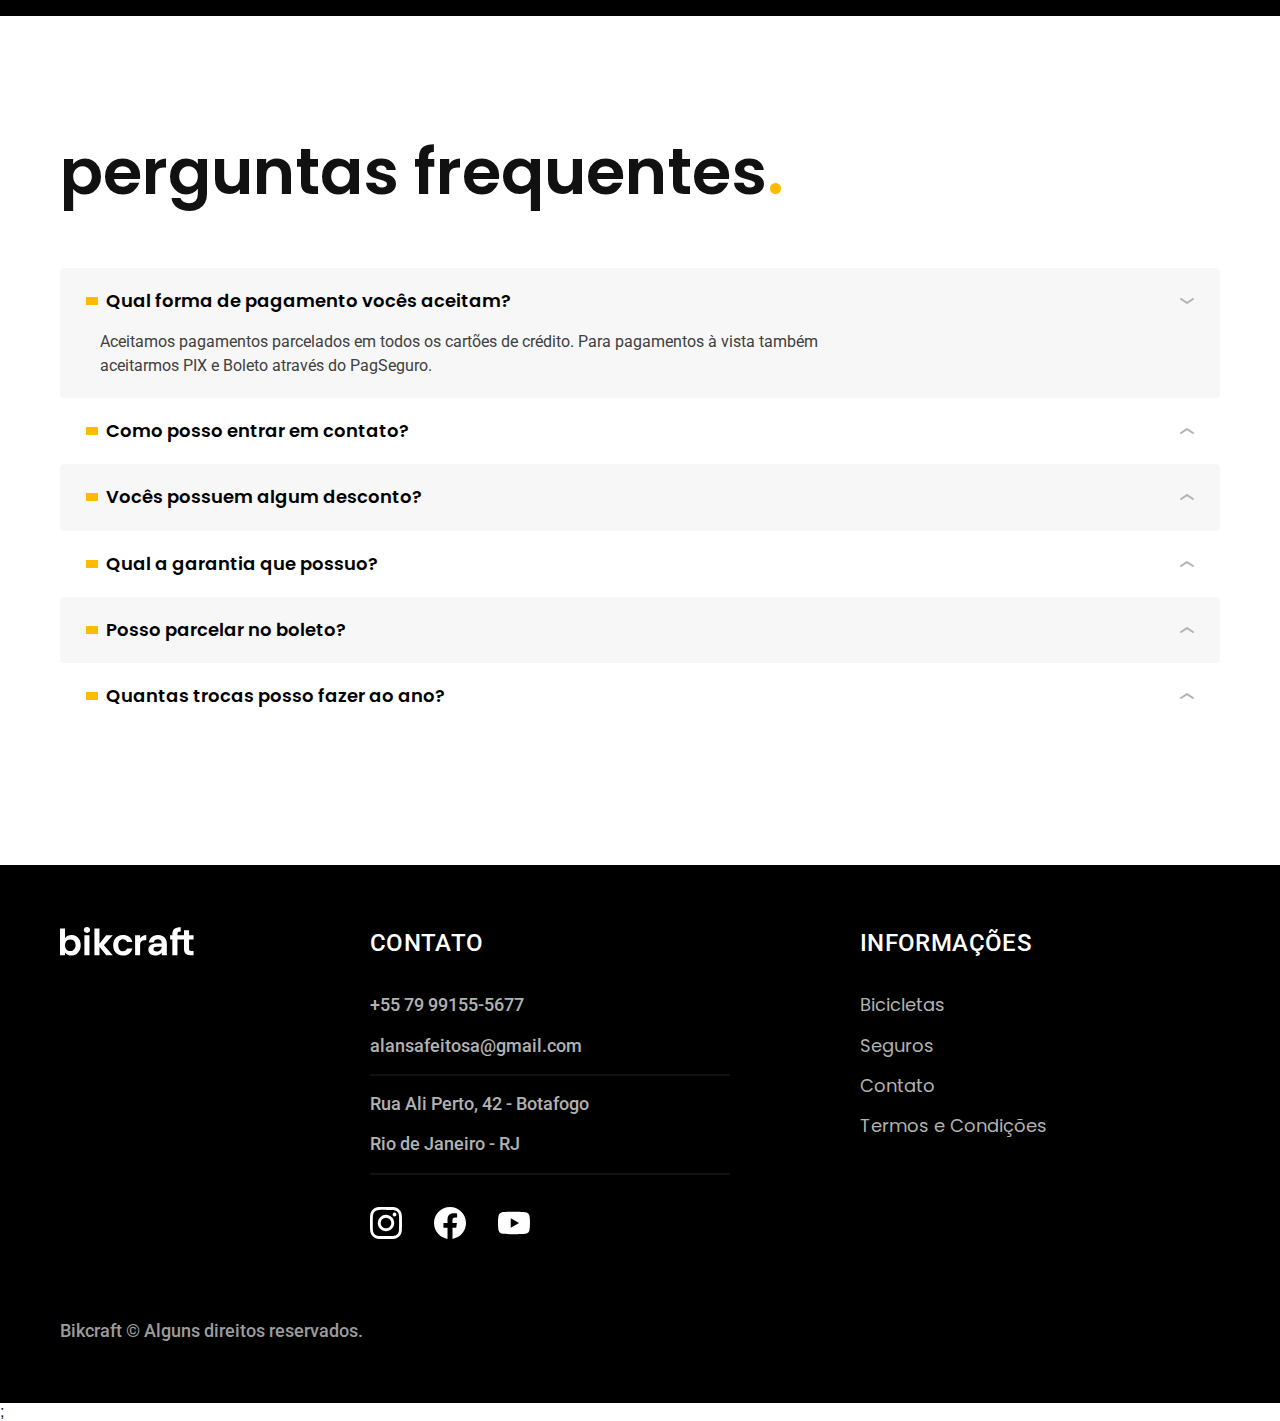
<file: seguros.html>
<!DOCTYPE html>
<html lang="pt-br">

<head>
  <meta charset="UTF-8" />
  <meta name="viewport" content="width=device-width, initial-scale=1.0, maximum-scale=1.0">
  <title>Seguros | Bikcraft</title>
  <meta name="Description" content="Seguros.">
  <link rel="stylesheet" href="./css/style.min.css">
  <link rel="icon" href="./favicon.svg" type="image/svg+xml">
  <link rel="preconnect" href="https://fonts.googleapis.com">
  <link rel="preconnect" href="https://fonts.gstatic.com" crossorigin>
  <link href="https://fonts.googleapis.com/css2?family=Merriweather:ital,wght@1,900&family=Poppins:wght@400;600&family=Roboto:wght@400;500&display=swap" rel="stylesheet">
  <script>document.documentElement.classList.add('js'); </script>
</head>
</head>

<body id="seguros">
  <header class="header-bg">
    <div class="header container">

      <a href="./"><img src="./img/bikcraft.svg" alt="Bikcraft"></a>
      <nav aria-label="primaria">
        <ul class="header-menu font-1-m cor-w">
          <li><a href="./bicicletas.html">Bicicletas</a></li>
          <li><a href="./seguros.html">Seguros</a></li>
          <li><a href="./contato.html">Contato</a></li>
        </ul>
      </nav>
    </div>
  </header>
  <main>
    <div class="titulo-bg">
      <div class="titulo container">
        <p class="font-2-l-b cor-c5 ">Escolha o Seguro</p>
        <h1 class="font-1-xxl cor-w">Você Seguro<span class="cor-p1">.</span></h1>
      </div>
    </div>
    <main class="seguros-bg">
      <div class="seguros container">
        <div class="seguros-item fadeInLeft" data-anime="200">
          <h3 class="font-1-xl cor-c6">PRATA</h3>
          <span class="font-1-xl cor-w">R$ 199<span class="font-1-xs cor-c6">mensal</span></span>
          <ul class="font-2-m cor-w">
            <li>Duas trocas por ano</li>
            <li>Assistência Técnica</li>
            <li>Suporte 08h às 18h</li>
            <li>Cobertura Estadual</li>
          </ul>
          <a class="botao secundario" href="./orcamento.html?tipo=seguro&produto=prata">Inscreva-se</a>
        </div>
        <div class="seguros-item fadeInRight" data-anime="400">
          <h3 class="font-1-xl cor-p1">OURO</h3>
          <span class="font-1-xl cor-w">R$ 299<span class="font-1-xs cor-c6">mensal</span></span>
          <ul class="font-2-m cor-w">
            <li>Cinco trocas por ano</li>
            <li>Assistência especial</li>
            <li>Suporte 24h</li>
            <li>Cobertura nacional</li>
            <li>Desconto em parceiros</li>
            <li>Acesso ao Clube Bikcraft</li>
          </ul>
          <a class="botao" href="./orcamento.html?tipo=seguro&produto=ouro">Inscreva-se</a>
        </div>
      </div>
    </main>

    <article class="vantagens-bg">
      <div class="vantagens container">
        <h2 class="font-1-xxl cor-w">Vantagens<span class="cor-p1">.</span></h2>
        <ul>
          <li>
            <img src="./img/icones/eletrica.svg" alt="">
            <h3 class="font-1-l cor-w">Reparo Elétrico</h3>
            <p class="font-2-s cor-c5">Garantimos o reparo completo do seu motor em caso de falhas. Sabemos que falhas são raras, mas estamos aqui para caso ocorra.</p>
          </li>
          <li>
            <img src="./img/icones/carbono.svg" alt="">
            <h3 class="font-1-l cor-w">Carbono</h3>
            <p class="font-2-s cor-c5">Nossos quadros são feitos para durar para sempre. Mas caso algo ocorra, ficamos felizes em reparar.</p>
          </li>
          <li>
            <img src="./img/icones/sustentavel.svg" alt="">
            <h3 class="font-1-l cor-w">Sustentável</h3>
            <p class="font-2-s cor-c5">Trabalhamos com a filosofia de desperdício zero. Qualquer parte defeituosa é reciclada e reutilizada em outro projeto.</p>
          </li>
          <li>
            <img src="./img/icones/rastreador.svg" alt="">
            <h3 class="font-1-l cor-w">Rastreador</h3>
            <p class="font-2-s cor-c5">Utilizamos o GPS da sua Bikcraft em conjunto com especialistas em segurança para efetuarmos a recuperação.</p>
          </li>
          <li>
            <img src="./img/icones/seguro.svg" alt="">
            <h3 class="font-1-l cor-w">Segurança</h3>
            <p class="font-2-s cor-c5">Com o seguro Bikcraft você pode ficar tranquilo em saber que o seu dinheiro não será perdido em casos de roubo.</p>
          </li>
          <li>
            <img src="./img/icones/velocidade.svg" alt="">
            <h3 class="font-1-l cor-w">Rapidez</h3>
            <p class="font-2-s cor-c5">A sua Bikcraft ficará pronta para uso no mesmo dia, caso você traga ela para ser reparada em uma das filiais.</p>
          </li>
        </ul>
      </div>
    </article>

    <article class="perguntas container">
      <h2 class="font-1-xxl">perguntas frequentes<span class="cor-p1">.</span></h2>

      <dl>
        <div>
          <dt><button class="font-1-m-b" aria-controls="pergunta1" aria-expanded="true">Qual forma de pagamento vocês aceitam?</button></dt>
          <dd id="pergunta1" class="font-2-s cor-c9 ativa">Aceitamos pagamentos parcelados em todos os cartões de crédito. Para pagamentos à vista também aceitarmos PIX e Boleto através do PagSeguro.</dd>
        </div>
        <div>
          <dt><button class="font-1-m-b" aria-controls="pergunta2" aria-expanded="false">Como posso entrar em contato?</button></dt>
          <dd id="pergunta2" class="font-2-s cor-c9">Aceitamos pagamentos parcelados em todos os cartões de crédito. Para pagamentos à vista também aceitarmos PIX e Boleto através do PagSeguro.</dd>
        </div>
        <div>
          <dt><button class="font-1-m-b" aria-controls="pergunta3" aria-expanded="false">Vocês possuem algum desconto?</button></dt>
          <dd id="pergunta3" class="font-2-s cor-c9">Aceitamos pagamentos parcelados em todos os cartões de crédito. Para pagamentos à vista também aceitarmos PIX e Boleto através do PagSeguro.</dd>
        </div>
        <div>
          <dt><button class="font-1-m-b" aria-controls="pergunta4" aria-expanded="false">Qual a garantia que possuo?</button></dt>
          <dd id="pergunta4" class="font-2-s cor-c9">Aceitamos pagamentos parcelados em todos os cartões de crédito. Para pagamentos à vista também aceitarmos PIX e Boleto através do PagSeguro.</dd>
        </div>
        <div>
          <dt><button class="font-1-m-b" aria-controls="pergunta5" aria-expanded="false">Posso parcelar no boleto?</button></dt>
          <dd id="pergunta5" class="font-2-s cor-c9">Aceitamos pagamentos parcelados em todos os cartões de crédito. Para pagamentos à vista também aceitarmos PIX e Boleto através do PagSeguro.</dd>
        </div>
        <div>
          <dt><button class="font-1-m-b" aria-controls="pergunta6" aria-expanded="false">Quantas trocas posso fazer ao ano?</button></dt>
          <dd id="pergunta6" class="font-2-s cor-c9">Aceitamos pagamentos parcelados em todos os cartões de crédito. Para pagamentos à vista também aceitarmos PIX e Boleto através do PagSeguro.</dd>
        </div>
      </dl>
    </article>

    <footer class="footer-bg">
      <div class="footer container">
        <img src="./img/bikcraft.svg">
        <div class="footer-contato">
          <h3 class="font-2-l-b cor-w">Contato</h3>
          <ul class="font-2-m cor-c5">
            <li><a href="tel:+5579991555677">+55 79 99155-5677</a></li>
            <li><a href="mailto:alansafeitosa@gmail.com">alansafeitosa@gmail.com</a></li>
            <li>Rua Ali Perto, 42 - Botafogo</li>
            <li>Rio de Janeiro - RJ </li>
          </ul>
          <div class="footer-redes">
            <a href="./">
              <img src="./img/redes/instagram.svg">
            </a>
            <a href="./">
              <img src="./img/redes/facebook.svg">
            </a>
            <a href="./">
              <img src="./img/redes/youtube.svg">
            </a>
          </div>
        </div>
        <div class="footer-info">
          <h3 class="font-2-l-b cor-w">Informações</h3>
          <nav>
            <ul class="font-1-m cor-c5">
              <li><a href="./bicicletas.html">Bicicletas</a></li>
              <li><a href="./seguros.html">Seguros</a></li>
              <li><a href="./contato.html">Contato</a></li>
              <li><a href="./termos.html">Termos e Condições</a></li>
            </ul>
          </nav>
        </div>
        <p class="footer-copy font-2-m cor-c6">Bikcraft © Alguns direitos reservados.</p>
      </div>
    </footer>
    <script src="./js/plugins/simple-anime.js"></script>;
    <script src="./js/script.js"></script>
</body>


</html>
</file>
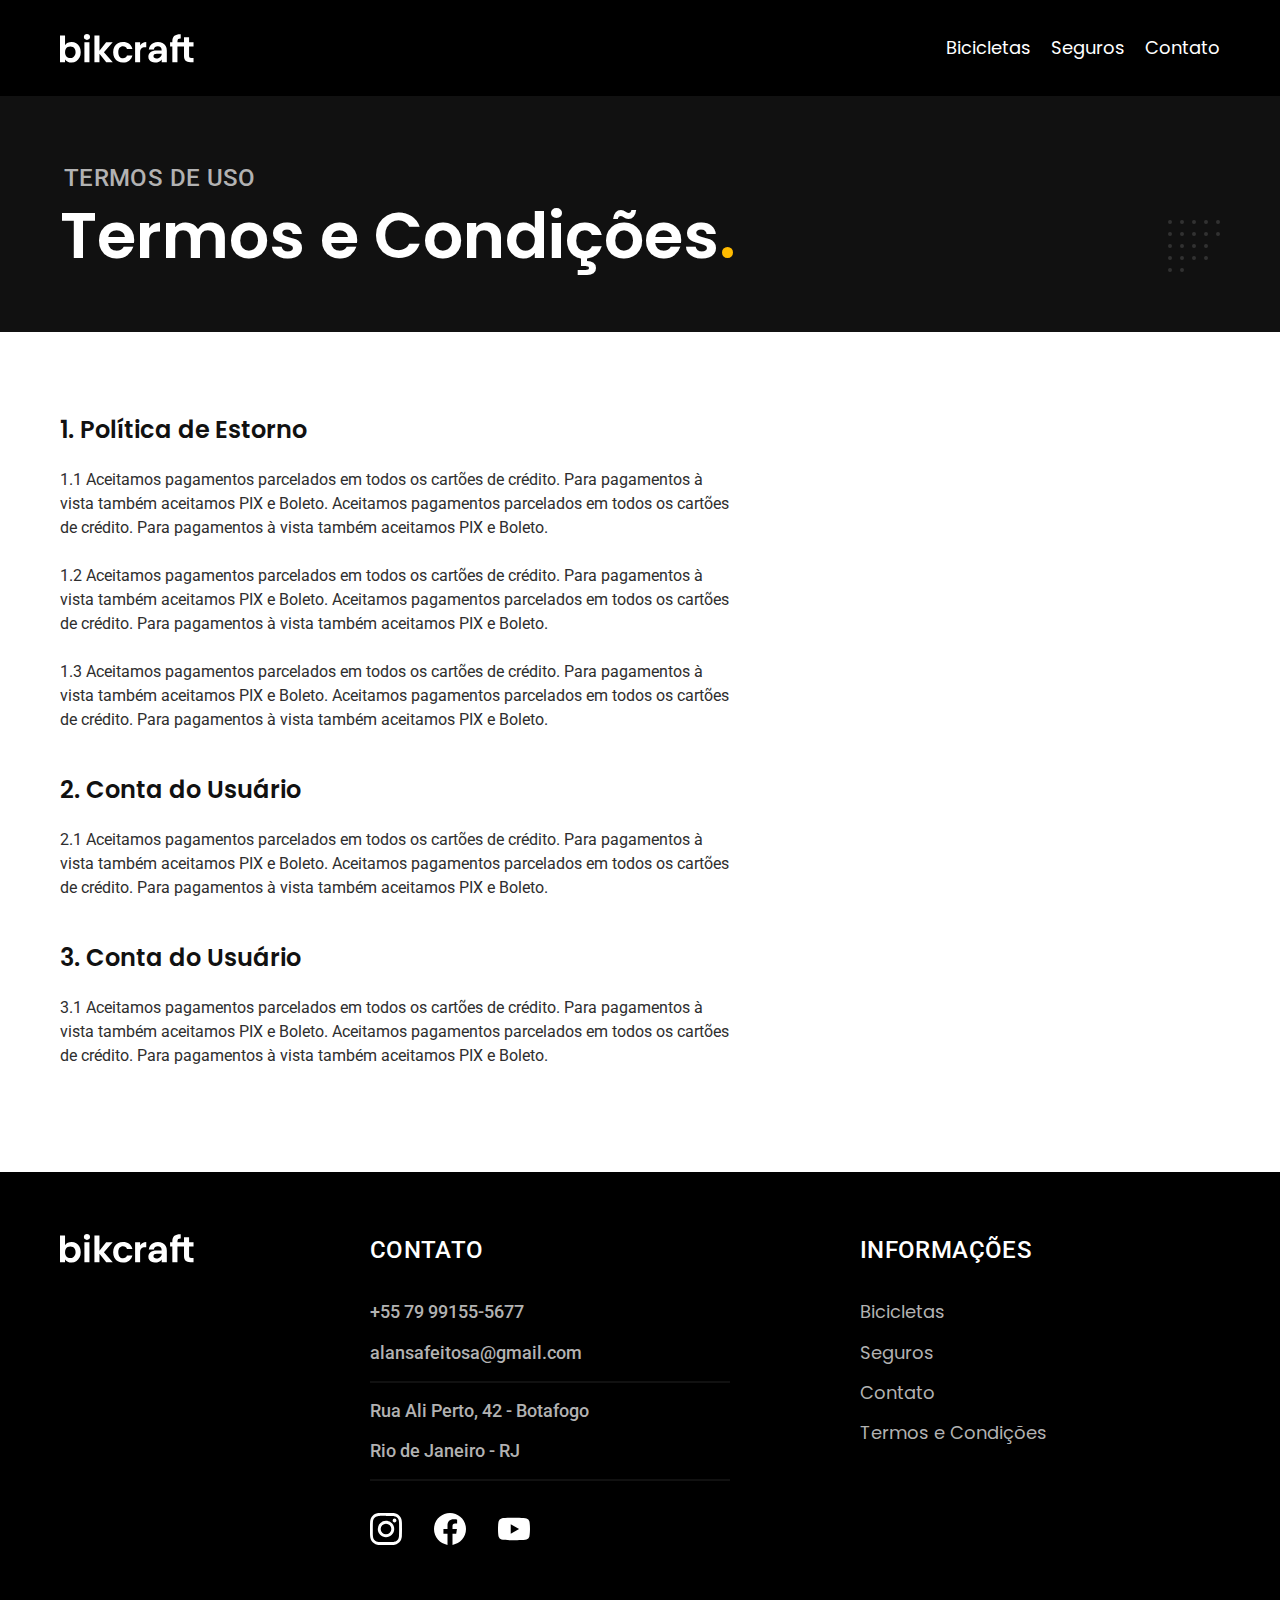
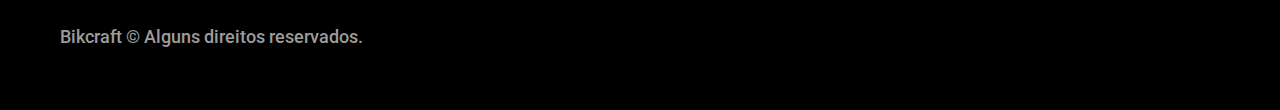
<file: termos.html>
<!DOCTYPE html>
<html lang="pt-br">

<head>
  <meta charset="UTF-8" />
  <meta name="viewport" content="width=device-width, initial-scale=1.0, maximum-scale=1.0">
  <title>Termos e Condições | Bikcraft</title>
  <meta name="Description" content="Termos e Condições.">
  <link rel="stylesheet" href="./css/style.min.css">
  <link rel="icon" href="./favicon.svg" type="image/svg+xml">
  <link rel="preconnect" href="https://fonts.googleapis.com">
  <link rel="preconnect" href="https://fonts.gstatic.com" crossorigin>
  <link href="https://fonts.googleapis.com/css2?family=Merriweather:ital,wght@1,900&family=Poppins:wght@400;600&family=Roboto:wght@400;500&display=swap" rel="stylesheet">
  <script>document.documentElement.classList.add('js'); </script>
</head>

<body id="termos">
  <header class="header-bg">
    <div class="header container">

      <a href="./"><img src="./img/bikcraft.svg" alt="Bikcraft"></a>
      <nav aria-label="primaria">
        <ul class="header-menu font-1-m cor-w">
          <li><a href="./bicicletas.html">Bicicletas</a></li>
          <li><a href="./seguros.html">Seguros</a></li>
          <li><a href="./contato.html">Contato</a></li>
        </ul>
      </nav>
    </div>
  </header>
  <main>
    <div class="titulo-bg">
      <div class="titulo container">
        <p class="font-2-l-b cor-c5 ">Termos de uso</p>
        <h1 class="font-1-xxl cor-w">Termos e Condições<span class="cor-p1">.</span></h1>
      </div>
    </div>

    <div class="termos font-2-s cor-c10 container">
      <h2 class="font-1-l cor-c11">1. Política de Estorno </h2>
      <p> 1.1 Aceitamos pagamentos parcelados em todos os cartões de crédito. Para pagamentos à vista também aceitamos PIX e Boleto. Aceitamos pagamentos parcelados em todos os cartões de crédito. Para pagamentos à vista também aceitamos PIX e Boleto.</p>
      <p> 1.2 Aceitamos pagamentos parcelados em todos os cartões de crédito. Para pagamentos à vista também aceitamos PIX e Boleto. Aceitamos pagamentos parcelados em todos os cartões de crédito. Para pagamentos à vista também aceitamos PIX e Boleto.</p>
      <p> 1.3 Aceitamos pagamentos parcelados em todos os cartões de crédito. Para pagamentos à vista também aceitamos PIX e Boleto. Aceitamos pagamentos parcelados em todos os cartões de crédito. Para pagamentos à vista também aceitamos PIX e Boleto.</p>
      <h2 class="font-1-l cor-c11">2. Conta do Usuário </h2>
      <p> 2.1 Aceitamos pagamentos parcelados em todos os cartões de crédito. Para pagamentos à vista também aceitamos PIX e Boleto. Aceitamos pagamentos parcelados em todos os cartões de crédito. Para pagamentos à vista também aceitamos PIX e Boleto.</p>
      <h2 class="font-1-l cor-c11">3. Conta do Usuário </h2>
      <p> 3.1 Aceitamos pagamentos parcelados em todos os cartões de crédito. Para pagamentos à vista também aceitamos PIX e Boleto. Aceitamos pagamentos parcelados em todos os cartões de crédito. Para pagamentos à vista também aceitamos PIX e Boleto.</p>

    </div>


  </main>

  <footer class="footer-bg">
    <div class="footer container">
      <img src="./img/bikcraft.svg">
      <div class="footer-contato">
        <h3 class="font-2-l-b cor-w">Contato</h3>
        <ul class="font-2-m cor-c5">
          <li><a href="tel:+5579991555677">+55 79 99155-5677</a></li>
          <li><a href="mailto:alansafeitosa@gmail.com">alansafeitosa@gmail.com</a></li>
          <li>Rua Ali Perto, 42 - Botafogo</li>
          <li>Rio de Janeiro - RJ </li>
        </ul>
        <div class="footer-redes">
          <a href="./">
            <img src="./img/redes/instagram.svg">
          </a>
          <a href="./">
            <img src="./img/redes/facebook.svg">
          </a>
          <a href="./">
            <img src="./img/redes/youtube.svg">
          </a>
        </div>
      </div>
      <div class="footer-info">
        <h3 class="font-2-l-b cor-w">Informações</h3>
        <nav>
          <ul class="font-1-m cor-c5">
            <li><a href="./bicicletas.html">Bicicletas</a></li>
            <li><a href="./seguros.html">Seguros</a></li>
            <li><a href="./contato.html">Contato</a></li>
            <li><a href="./termos.html">Termos e Condições</a></li>
          </ul>
        </nav>
      </div>
      <p class="footer-copy font-2-m cor-c6">Bikcraft © Alguns direitos reservados.</p>
    </div>
  </footer>
  <script src="./js/script.js"></script>
</body>


</html>
</file>
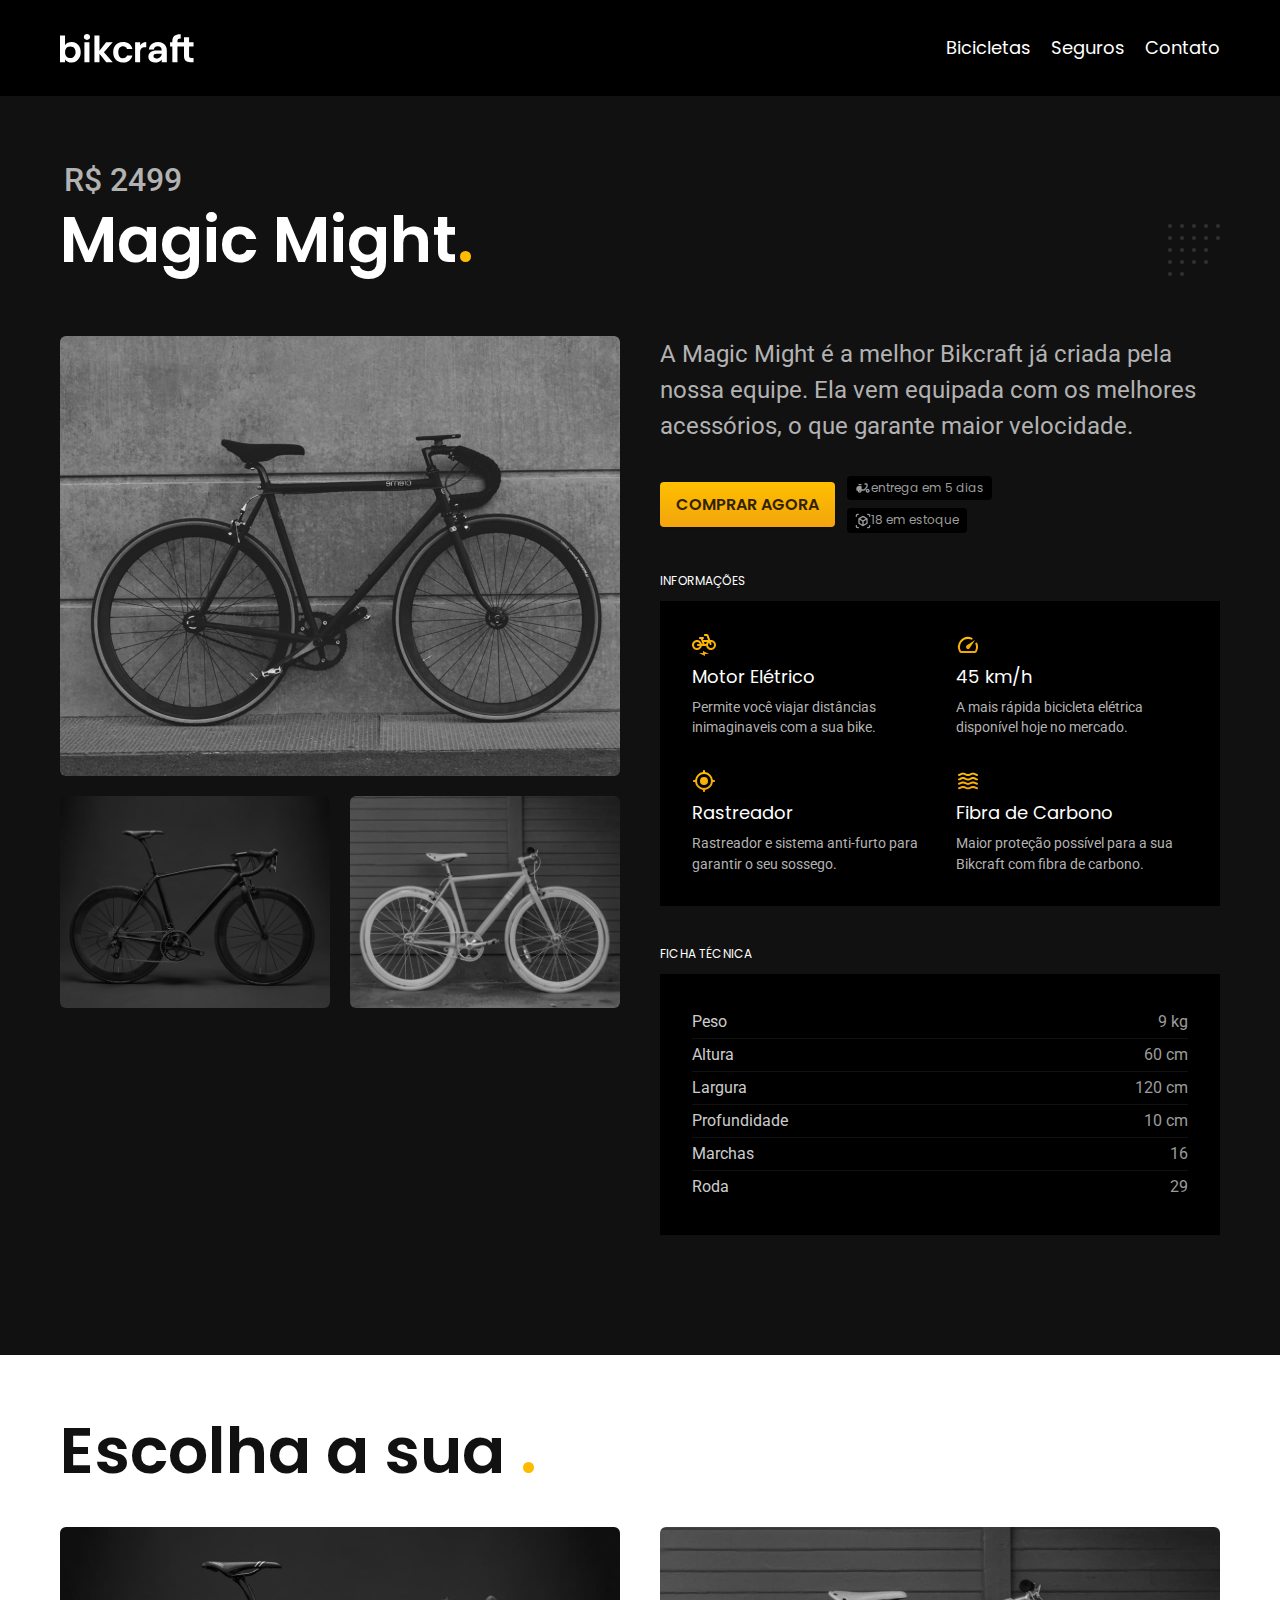
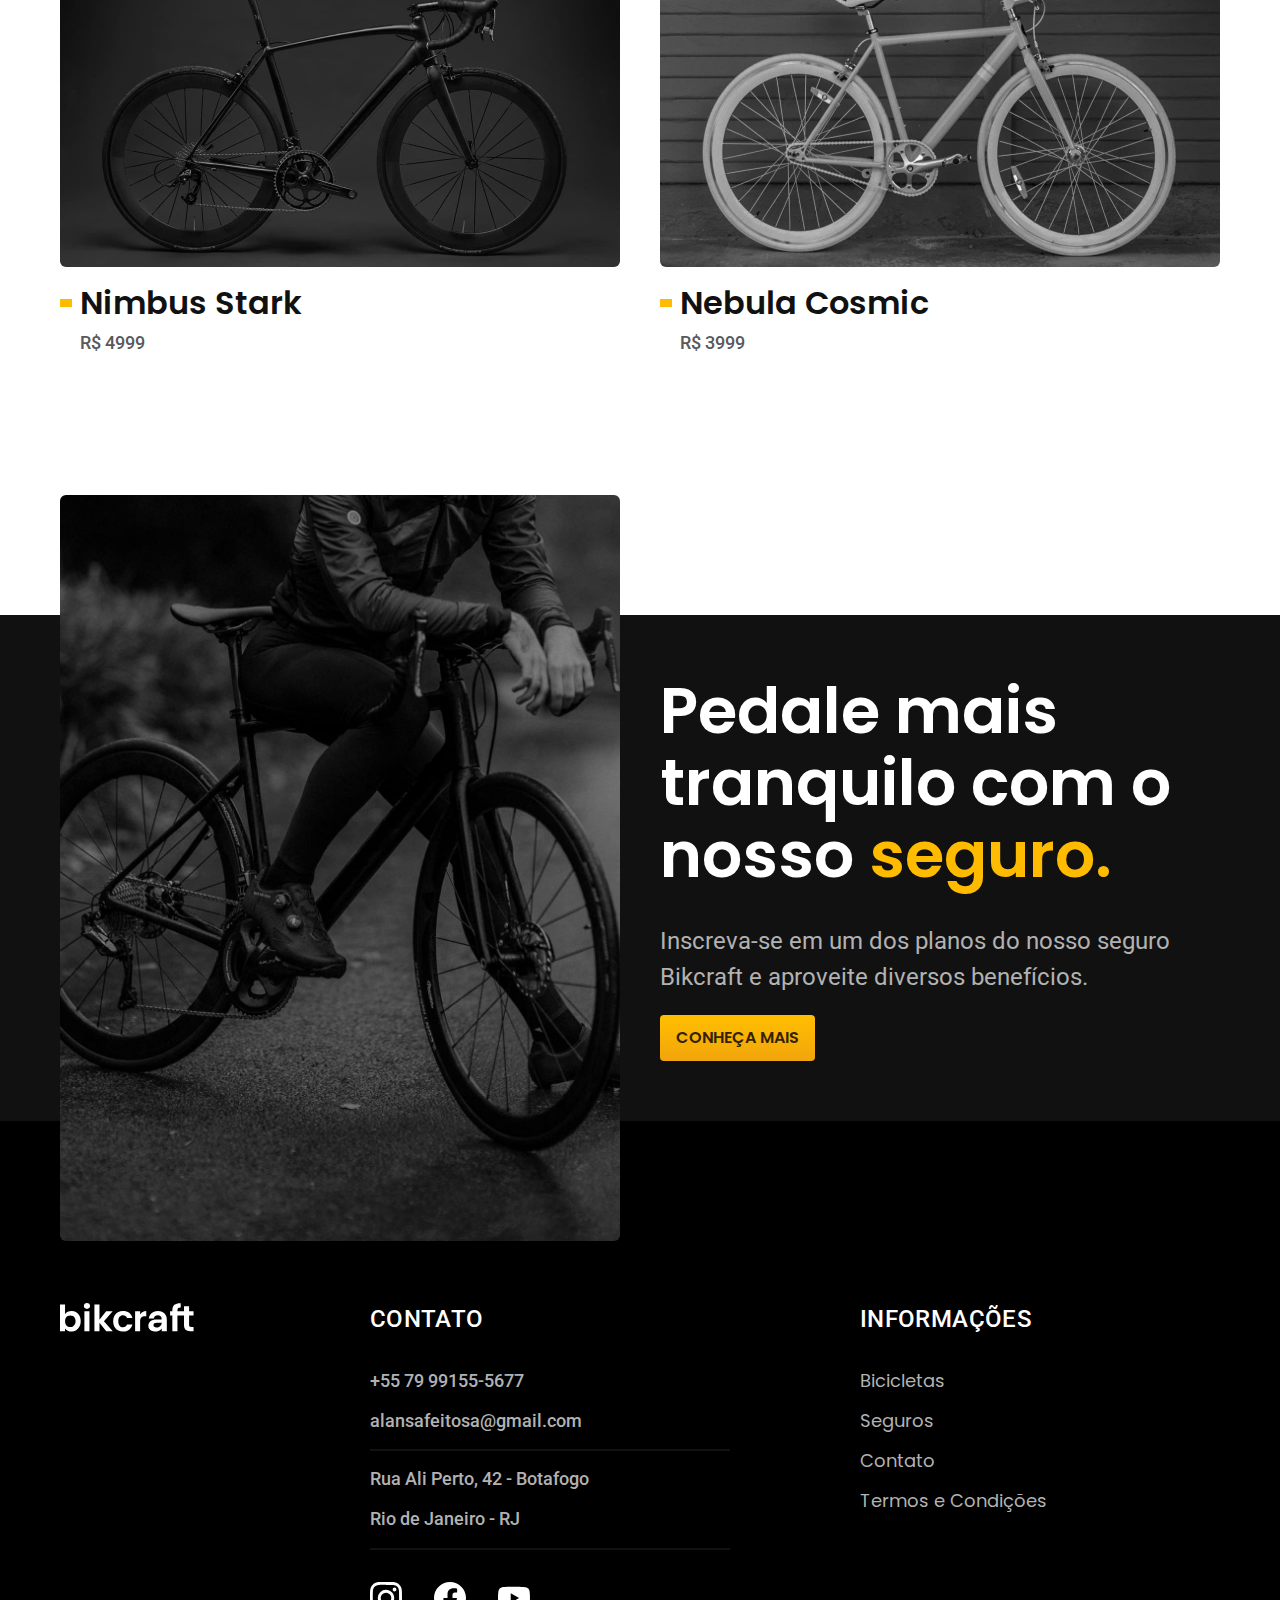
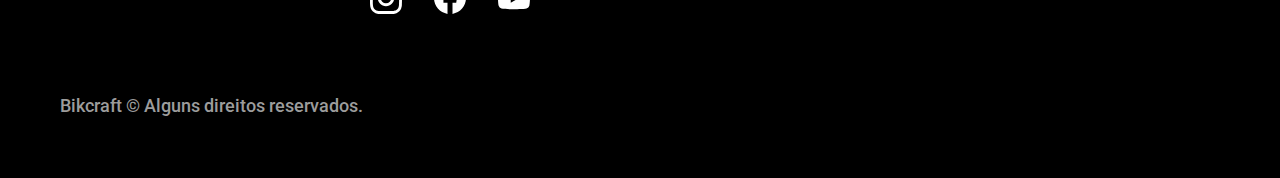
<file: bicicletas/magic.html>
<!DOCTYPE html>
<html lang="pt-br">

<head>
  <meta charset="UTF-8">
  <meta name="viewport" content="width=device-width, initial-scale=1.0">
  <title>Magic | Bikcraft</title>
  <meta name="description" content="Magic">
  <link rel="stylesheet" href="../css/style.min.css">
  <link rel="icon" href="../favicon.svg" type="image/svg+xml">
  <link rel="preconnect" href="https://fonts.googleapis.com">
  <link rel="preconnect" href="https://fonts.gstatic.com" crossorigin>
  <link href="https://fonts.googleapis.com/css2?family=Merriweather:ital,wght@1,900&family=Poppins:wght@400;600&family=Roboto:wght@400;500&display=swap" rel="stylesheet">
  <script>document.documentElement.classList.add('js'); </script>
</head>

<body id="bicicleta">
  <header class="header-bg">
    <div class="header container">
      <a href="../">
        <img src="../img/bikcraft.svg" alt="Bikcraft">
      </a>

      <nav aria-label="primaria">
        <ul class="header-menu font-1-m cor-w">
          <li><a href="../bicicletas.html">Bicicletas</a></li>
          <li><a href="../seguros.html">Seguros</a></li>
          <li><a href="../contato.html">Contato</a></li>
        </ul>
      </nav>
    </div>
  </header>

  <main class="titulo-bg">
    <div>
      <div class="titulo container">
        <p class="font-2-xl cor-c5">R$ 2499</p>
        <h1 class="font-1-xxl cor-w">Magic Might<span class="cor-p1">.</span></h1>
      </div>
    </div>
    <div class="bicicleta container">
      <div class="bicicleta-imgs">
        <img src="../img/bicicleta/nimbus2.jpg" alt="">
        <img src="../img/bicicleta/nimbus1.jpg" alt="">
        <img src="../img/bicicleta/nimbus3.jpg" alt="">
      </div>
      <div class="bicicleta-content">
        <p class="font-2-l cor-c5">A Magic Might é a melhor Bikcraft já criada pela nossa equipe. Ela vem equipada com os melhores acessórios, o que garante maior velocidade.</p>
        <div class="bicicleta-comprar">
          <a class="botao" href="../orcamento.html?tipo=bikcraft&produto=magic">Comprar Agora</a>
          <span class="font-1-xs cor-c6"><img src="../img/icones/entrega.svg" alt=""> entrega em 5 dias</span>
          <span class="font-1-xs cor-c6"><img src="../img/icones/estoque.svg" alt=""> 18 em estoque</span>
        </div>

        <h2 class="font-1-xs cor-w">Informações</h2>
        <ul class="bicicleta-info">
          <li>
            <img src="../img/icones/eletrica.svg" alt="">
            <h3 class="font-1-m cor-w">Motor Elétrico</h3>
            <p class="font-2-xs cor-c5">Permite você viajar distâncias inimaginaveis com a sua bike.</p>
          </li>
          <li>
            <img src="../img/icones/velocidade.svg" alt="">
            <h3 class="font-1-m cor-w">45 km/h</h3>
            <p class="font-2-xs cor-c5">A mais rápida bicicleta elétrica disponível hoje no mercado.</p>
          </li>
          <li>
            <img src="../img/icones/rastreador.svg" alt="">
            <h3 class="font-1-m cor-w">Rastreador</h3>
            <p class="font-2-xs cor-c5">Rastreador e sistema anti-furto para garantir o seu sossego.</p>
          </li>
          <li>
            <img src="../img/icones/carbono.svg" alt="">
            <h3 class="font-1-m cor-w">Fibra de Carbono</h3>
            <p class="font-2-xs cor-c5">Maior proteção possível para a sua Bikcraft com fibra de carbono.</p>
          </li>
        </ul>
        <h2 class="font-1-xs cor-w">Ficha Técnica</h2>
        <ul class="bicicleta-ficha font-2-s cor-c4">
          <li>Peso <span>9 kg</span></li>
          <li>Altura <span>60 cm</span></li>
          <li>Largura <span>120 cm</span></li>
          <li>Profundidade <span>10 cm</span></li>
          <li>Marchas <span>16</span></li>
          <li>Roda <span>29</span></li>
        </ul>
      </div>
    </div>
  </main>
  <article class="bicicletas-lista container">
    <h2 class=" font-1-xxl">Escolha a sua <span class="cor-p1">.</span></h2>
    <ul>
      <li>
        <a href="../bicicletas/nimbus.html">
          <img src="../img/bicicletas/nimbus.jpg" alt="Bicicletas magic">
          <h3 class="font-1-xl">Nimbus Stark</h3>
          <span class="font-2-m cor-c8">R$ 4999 </span>
        </a>
      </li>
      <li>
        <a href="../bicicletas/nebula.html">
          <img src="../img/bicicletas/nebula.jpg" alt="Bicicletas magic">
          <h3 class="font-1-xl">Nebula Cosmic</h3>
          <span class="font-2-m cor-c8">R$ 3999 </span>
        </a>
      </li>
    </ul>
  </article>

  <article class="seguro-bg">
    <div class="seguro container">
      <div class="seguro-img">
        <img src="../img/fotos/seguros.jpg" alt="Pessoa parada em cima de uma bicicleta.">
      </div>
      <div class="seguro-content">
        <h2 class="font-1-xxl cor-w">Pedale mais tranquilo com o nosso <span class="cor-p1">seguro.</span></h2>
        <p class="font-2-l cor-c5">Inscreva-se em um dos planos do nosso seguro Bikcraft e aproveite diversos benefícios.</p>
        <a class="botao" href="../seguros.html">Conheça Mais</a>
      </div>
    </div>
  </article>

  <footer class="footer-bg">
    <div class="footer container">
      <img src="../img/bikcraft.svg">
      <div class="footer-contato">
        <h3 class="font-2-l-b cor-w">Contato</h3>
        <ul class="font-2-m cor-c5">
          <li><a href="tel:+5579991555677">+55 79 99155-5677</a></li>
          <li><a href="mailto:alansafeitosa@gmail.com">alansafeitosa@gmail.com</a></li>
          <li>Rua Ali Perto, 42 - Botafogo</li>
          <li>Rio de Janeiro - RJ </li>
        </ul>
        <div class="footer-redes">
          <a href="./">
            <img src="../img/redes/instagram.svg">
          </a>
          <a href="./">
            <img src="../img/redes/facebook.svg">
          </a>
          <a href="./">
            <img src="../img/redes/youtube.svg">
          </a>
        </div>
      </div>
      <div class="footer-info">
        <h3 class="font-2-l-b cor-w">Informações</h3>
        <nav>
          <ul class="font-1-m cor-c5">
            <li><a href="./bicicletas.html">Bicicletas</a></li>
            <li><a href="./seguros.html">Seguros</a></li>
            <li><a href="./contato.html">Contato</a></li>
            <li><a href="./termos.html">Termos e Condições</a></li>
          </ul>
        </nav>
      </div>
      <p class="footer-copy font-2-m cor-c6">Bikcraft © Alguns direitos reservados.</p>
    </div>
  </footer>
  <script src="../js/script.js"></script>
</body>

</html>
</file>
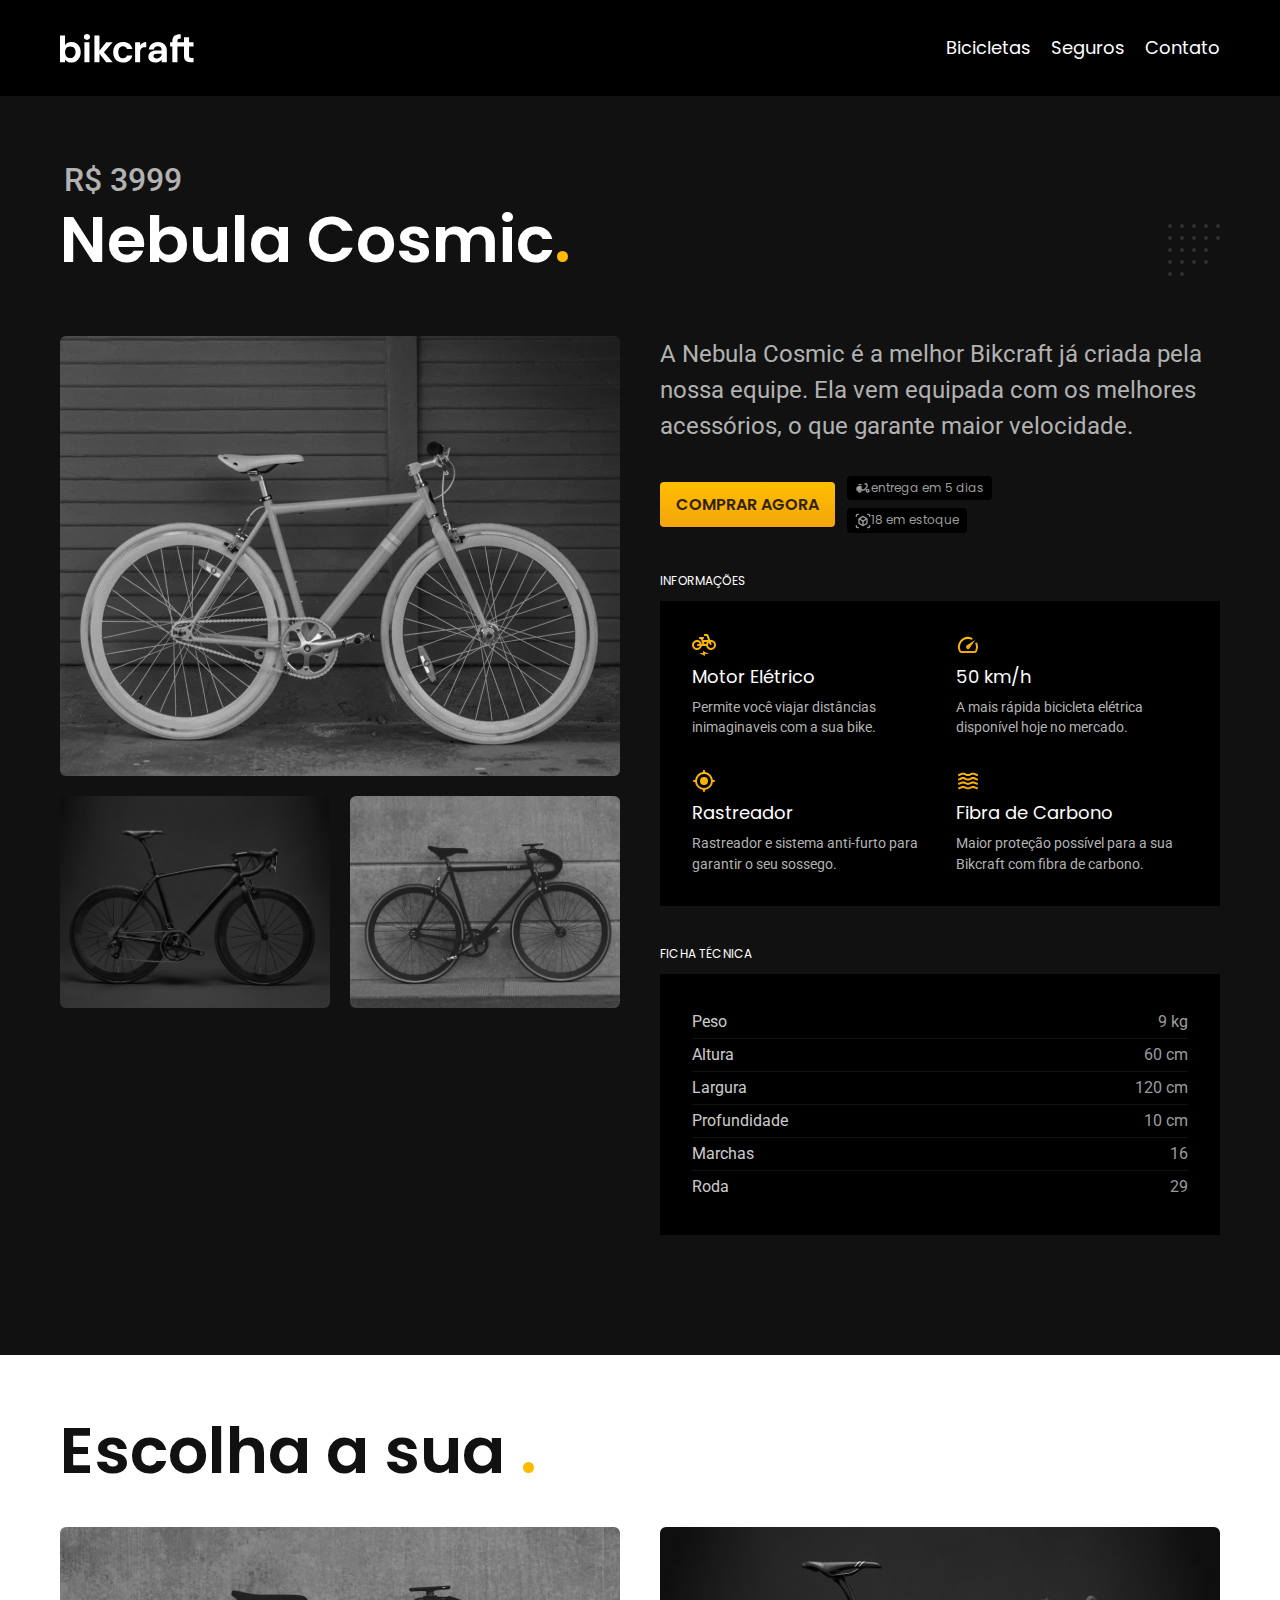
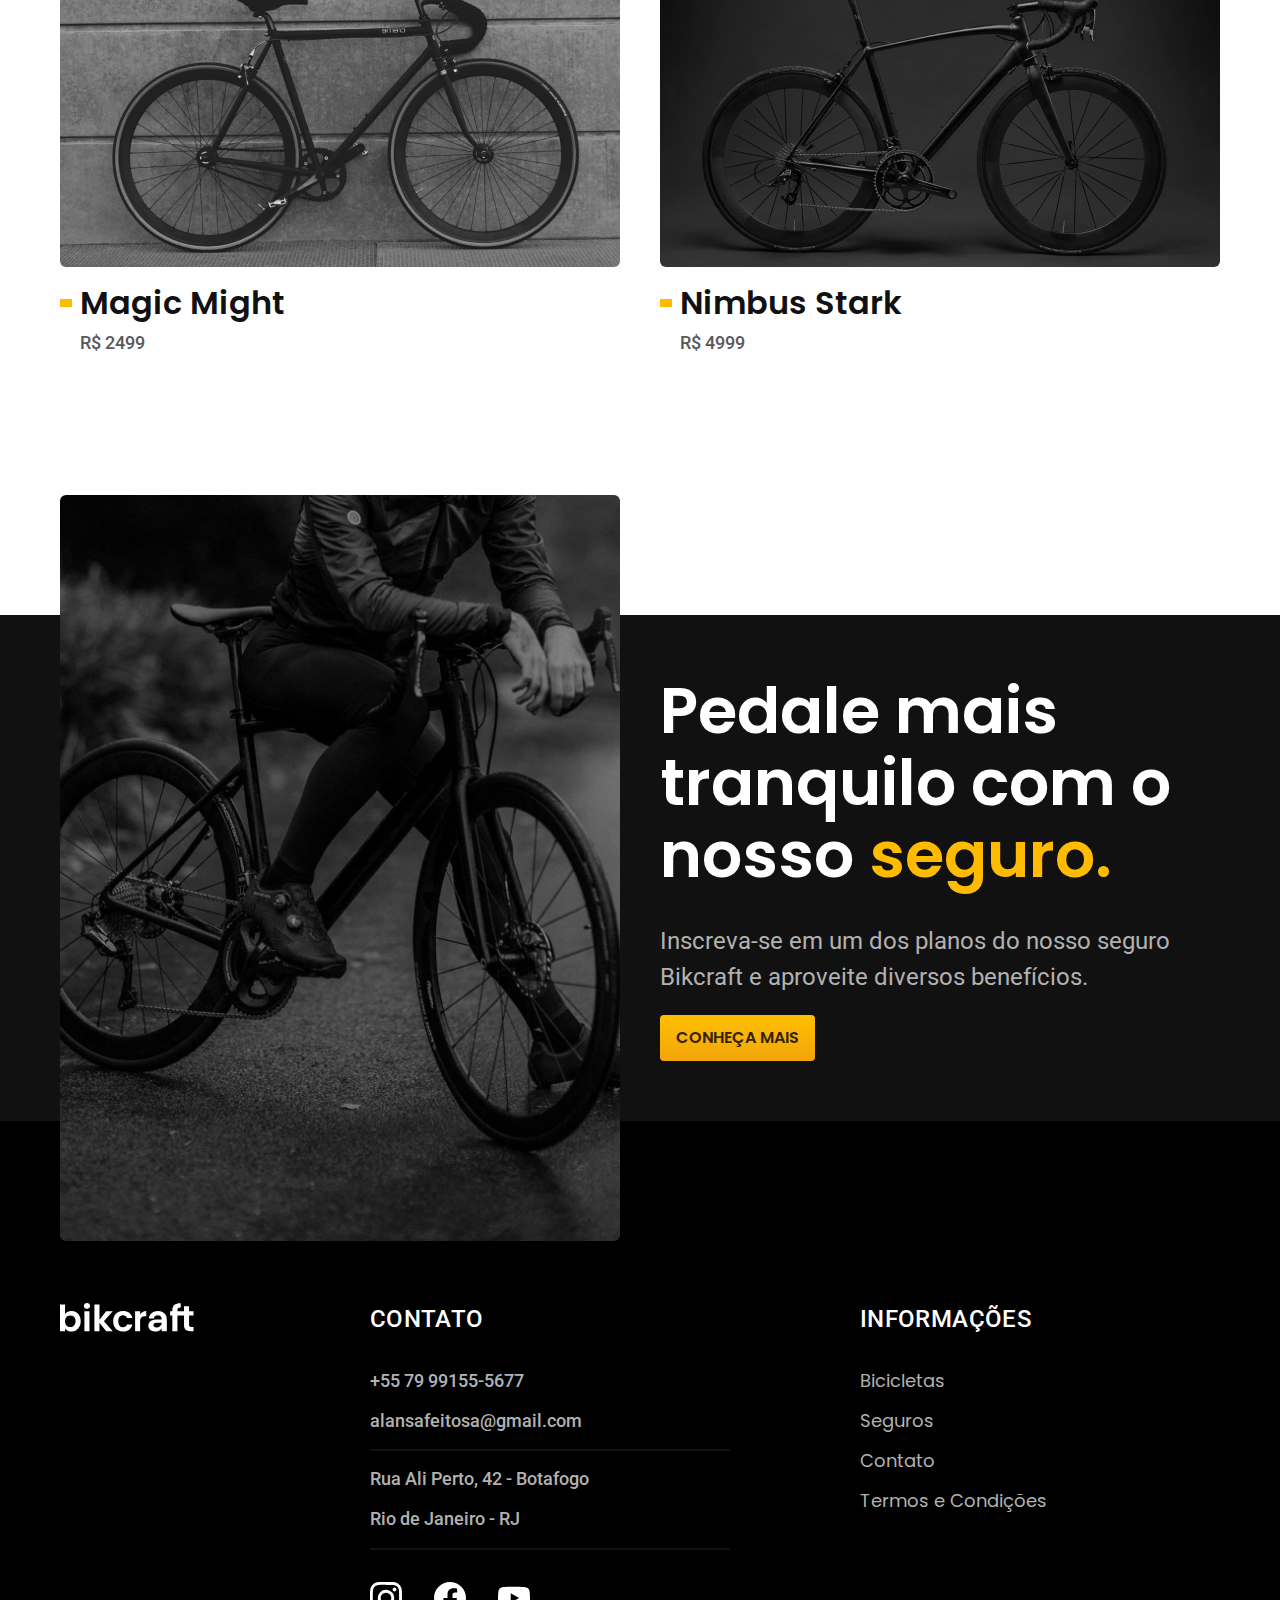
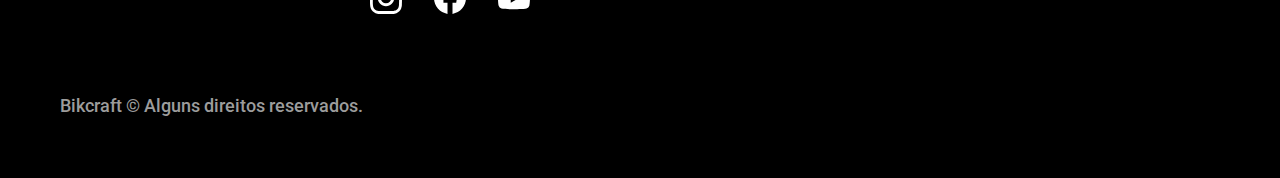
<file: bicicletas/nebula.html>
<!DOCTYPE html>
<html lang="pt-br">

<head>
  <meta charset="UTF-8">
  <meta name="viewport" content="width=device-width, initial-scale=1.0">
  <title>Nebula | Bikcraft</title>
  <meta name="description" content="Nebula">
  <link rel="stylesheet" href="../css/style.min.css">
  <link rel="icon" href="../favicon.svg" type="image/svg+xml">
  <link rel="preconnect" href="https://fonts.googleapis.com">
  <link rel="preconnect" href="https://fonts.gstatic.com" crossorigin>
  <link href="https://fonts.googleapis.com/css2?family=Merriweather:ital,wght@1,900&family=Poppins:wght@400;600&family=Roboto:wght@400;500&display=swap" rel="stylesheet">
  <script>document.documentElement.classList.add('js'); </script>
</head>

<body id="bicicleta">
  <header class="header-bg">
    <div class="header container">
      <a href="../">
        <img src="../img/bikcraft.svg" alt="Bikcraft">
      </a>

      <nav aria-label="primaria">
        <ul class="header-menu font-1-m cor-w">
          <li><a href="../bicicletas.html">Bicicletas</a></li>
          <li><a href="../seguros.html">Seguros</a></li>
          <li><a href="../contato.html">Contato</a></li>
        </ul>
      </nav>
    </div>
  </header>

  <main class="titulo-bg">
    <div>
      <div class="titulo container">
        <p class="font-2-xl cor-c5">R$ 3999</p>
        <h1 class="font-1-xxl cor-w">Nebula Cosmic<span class="cor-p1">.</span></h1>
      </div>
    </div>
    <div class="bicicleta container">
      <div class="bicicleta-imgs">
        <img src="../img/bicicleta/nimbus3.jpg" alt="">
        <img src="../img/bicicleta/nimbus1.jpg" alt="">
        <img src="../img/bicicleta/nimbus2.jpg" alt="">
      </div>
      <div class="bicicleta-content">
        <p class="font-2-l cor-c5">A Nebula Cosmic é a melhor Bikcraft já criada pela nossa equipe. Ela vem equipada com os melhores acessórios, o que garante maior velocidade.</p>
        <div class="bicicleta-comprar">
          <a class="botao" href="../orcamento.html?tipo=bikcraft&produto=nebula">Comprar Agora</a>
          <span class="font-1-xs cor-c6"><img src="../img/icones/entrega.svg" alt=""> entrega em 5 dias</span>
          <span class="font-1-xs cor-c6"><img src="../img/icones/estoque.svg" alt=""> 18 em estoque</span>
        </div>

        <h2 class="font-1-xs cor-w">Informações</h2>
        <ul class="bicicleta-info">
          <li>
            <img src="../img/icones/eletrica.svg" alt="">
            <h3 class="font-1-m cor-w">Motor Elétrico</h3>
            <p class="font-2-xs cor-c5">Permite você viajar distâncias inimaginaveis com a sua bike.</p>
          </li>
          <li>
            <img src="../img/icones/velocidade.svg" alt="">
            <h3 class="font-1-m cor-w">50 km/h</h3>
            <p class="font-2-xs cor-c5">A mais rápida bicicleta elétrica disponível hoje no mercado.</p>
          </li>
          <li>
            <img src="../img/icones/rastreador.svg" alt="">
            <h3 class="font-1-m cor-w">Rastreador</h3>
            <p class="font-2-xs cor-c5">Rastreador e sistema anti-furto para garantir o seu sossego.</p>
          </li>
          <li>
            <img src="../img/icones/carbono.svg" alt="">
            <h3 class="font-1-m cor-w">Fibra de Carbono</h3>
            <p class="font-2-xs cor-c5">Maior proteção possível para a sua Bikcraft com fibra de carbono.</p>
          </li>
        </ul>
        <h2 class="font-1-xs cor-w">Ficha Técnica</h2>
        <ul class="bicicleta-ficha font-2-s cor-c4">
          <li>Peso <span>9 kg</span></li>
          <li>Altura <span>60 cm</span></li>
          <li>Largura <span>120 cm</span></li>
          <li>Profundidade <span>10 cm</span></li>
          <li>Marchas <span>16</span></li>
          <li>Roda <span>29</span></li>
        </ul>
      </div>
    </div>
  </main>
  <article class="bicicletas-lista container">
    <h2 class=" font-1-xxl">Escolha a sua <span class="cor-p1">.</span></h2>
    <ul>
      <li>
        <a href="../bicicletas/magic.html">
          <img src="../img/bicicletas/magic.jpg" alt="Bicicletas magic">
          <h3 class="font-1-xl">Magic Might</h3>
          <span class="font-2-m cor-c8">R$ 2499 </span>
        </a>
      </li>
      <li>
        <a href="../bicicletas/nimbus.html">
          <img src="../img/bicicletas/nimbus.jpg" alt="Bicicletas magic">
          <h3 class="font-1-xl">Nimbus Stark</h3>
          <span class="font-2-m cor-c8">R$ 4999 </span>
        </a>
      </li>
    </ul>
  </article>

  <article class="seguro-bg">
    <div class="seguro container">
      <div class="seguro-img">
        <img src="../img/fotos/seguros.jpg" alt="Pessoa parada em cima de uma bicicleta.">
      </div>
      <div class="seguro-content">
        <h2 class="font-1-xxl cor-w">Pedale mais tranquilo com o nosso <span class="cor-p1">seguro.</span></h2>
        <p class="font-2-l cor-c5">Inscreva-se em um dos planos do nosso seguro Bikcraft e aproveite diversos benefícios.</p>
        <a class="botao" href="../seguros.html">Conheça Mais</a>
      </div>
    </div>
  </article>

  <footer class="footer-bg">
    <div class="footer container">
      <img src="../img/bikcraft.svg">
      <div class="footer-contato">
        <h3 class="font-2-l-b cor-w">Contato</h3>
        <ul class="font-2-m cor-c5">
          <li><a href="tel:+5579991555677">+55 79 99155-5677</a></li>
          <li><a href="mailto:alansafeitosa@gmail.com">alansafeitosa@gmail.com</a></li>
          <li>Rua Ali Perto, 42 - Botafogo</li>
          <li>Rio de Janeiro - RJ </li>
        </ul>
        <div class="footer-redes">
          <a href="./">
            <img src="../img/redes/instagram.svg">
          </a>
          <a href="./">
            <img src="../img/redes/facebook.svg">
          </a>
          <a href="./">
            <img src="../img/redes/youtube.svg">
          </a>
        </div>
      </div>
      <div class="footer-info">
        <h3 class="font-2-l-b cor-w">Informações</h3>
        <nav>
          <ul class="font-1-m cor-c5">
            <li><a href="./bicicletas.html">Bicicletas</a></li>
            <li><a href="./seguros.html">Seguros</a></li>
            <li><a href="./contato.html">Contato</a></li>
            <li><a href="./termos.html">Termos e Condições</a></li>
          </ul>
        </nav>
      </div>
      <p class="footer-copy font-2-m cor-c6">Bikcraft © Alguns direitos reservados.</p>
    </div>
  </footer>
  <script src="../js/script.js"></script>
</body>

</html>
</file>
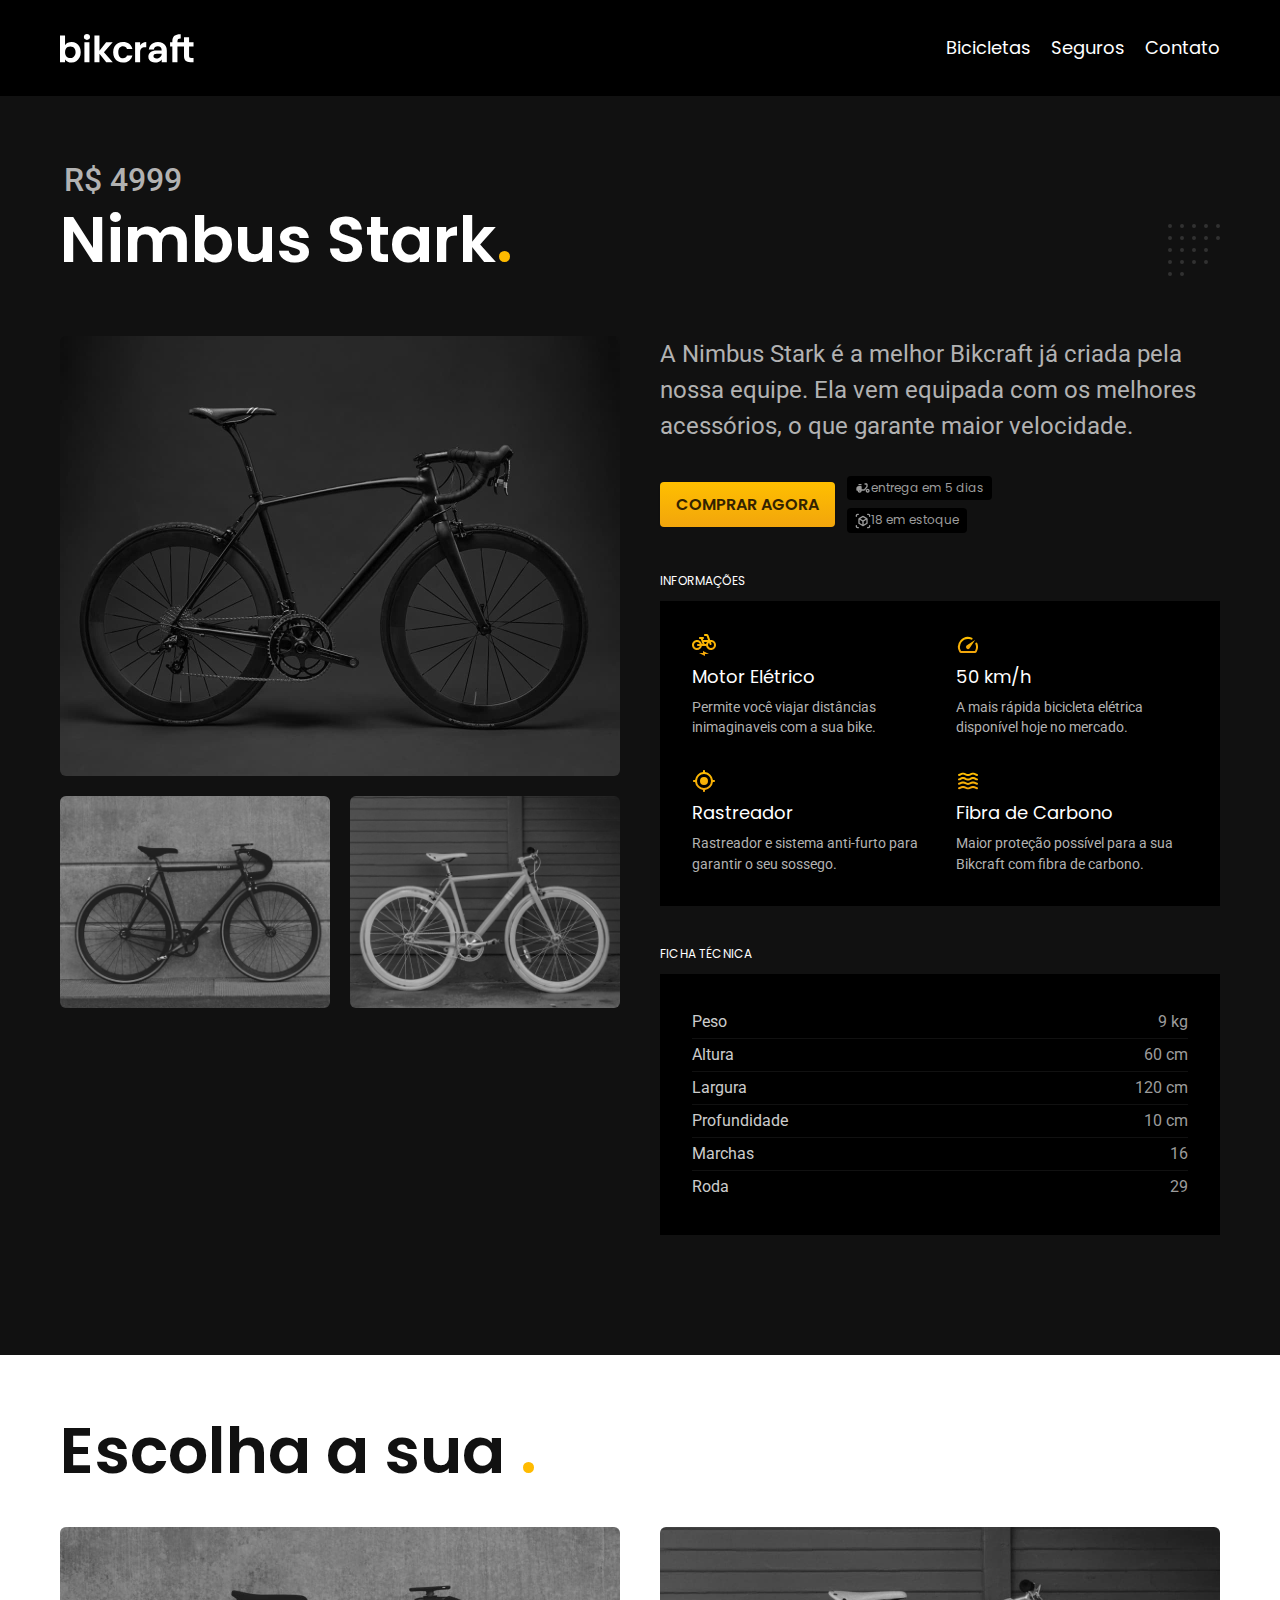
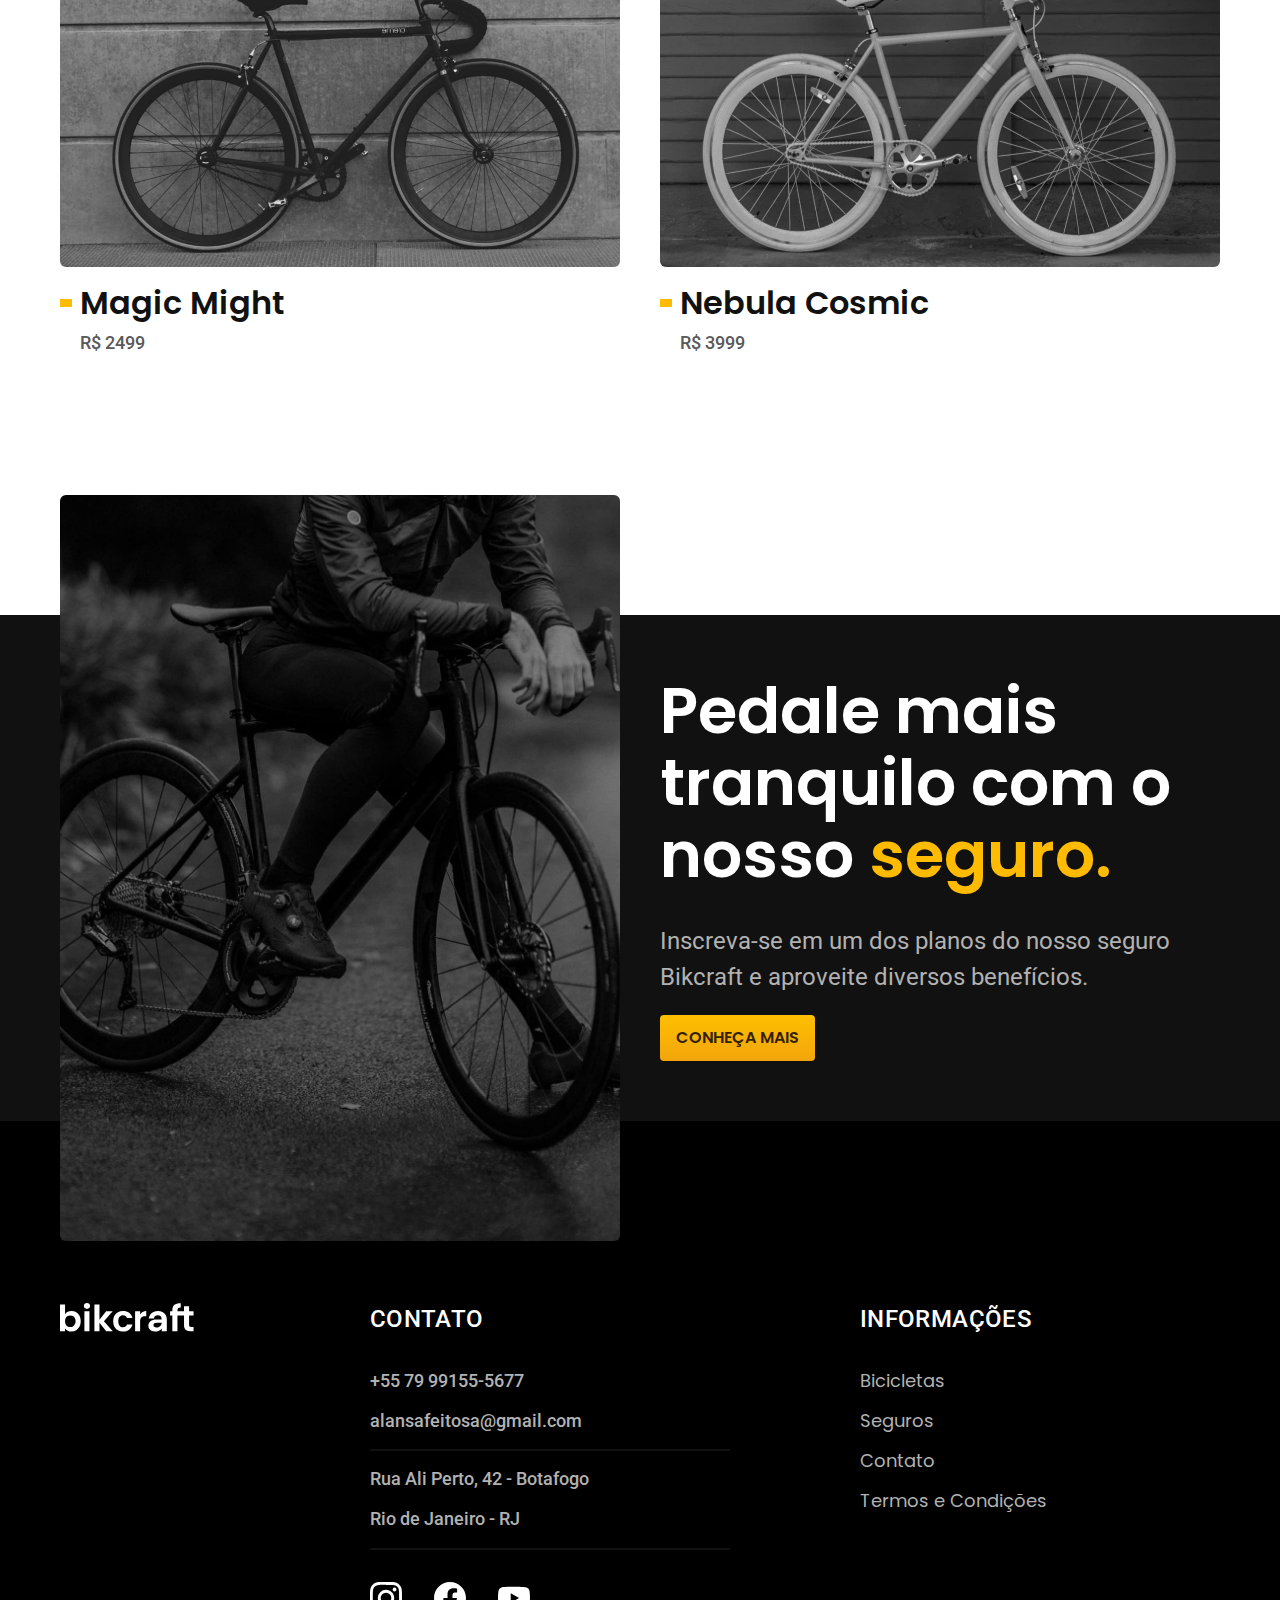
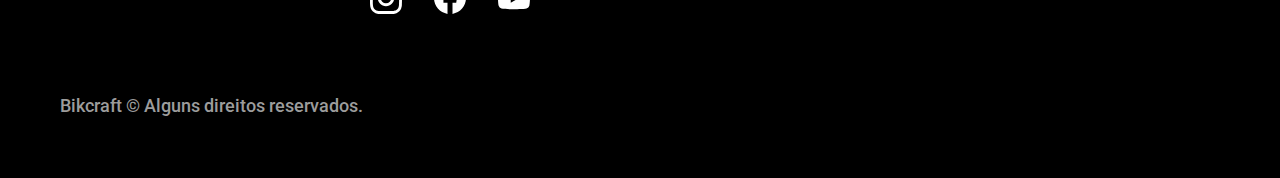
<file: bicicletas/nimbus.html>
<!DOCTYPE html>
<html lang="pt-br">

<head>
  <meta charset="UTF-8">
  <meta name="viewport" content="width=device-width, initial-scale=1.0">
  <title>Nimbus | Bikcraft</title>
  <meta name="description" content="Nimbus">
  <link rel="stylesheet" href="../css/style.min.css">
  <link rel="icon" href="../favicon.svg" type="image/svg+xml">
  <link rel="preconnect" href="https://fonts.googleapis.com">
  <link rel="preconnect" href="https://fonts.gstatic.com" crossorigin>
  <link href="https://fonts.googleapis.com/css2?family=Merriweather:ital,wght@1,900&family=Poppins:wght@400;600&family=Roboto:wght@400;500&display=swap" rel="stylesheet">
  <script>document.documentElement.classList.add('js'); </script>
</head>

<body id="bicicleta">
  <header class="header-bg">
    <div class="header container">
      <a href="../">
        <img src="../img/bikcraft.svg" alt="Bikcraft">
      </a>

      <nav aria-label="primaria">
        <ul class="header-menu font-1-m cor-w">
          <li><a href="../bicicletas.html">Bicicletas</a></li>
          <li><a href="../seguros.html">Seguros</a></li>
          <li><a href="../contato.html">Contato</a></li>
        </ul>
      </nav>
    </div>
  </header>

  <main class="titulo-bg">
    <div>
      <div class="titulo container">
        <p class="font-2-xl cor-c5">R$ 4999</p>
        <h1 class="font-1-xxl cor-w">Nimbus Stark<span class="cor-p1">.</span></h1>
      </div>
    </div>
    <div class="bicicleta container">
      <div class="bicicleta-imgs">
        <img src="../img/bicicleta/nimbus1.jpg" alt="">
        <img src="../img/bicicleta/nimbus2.jpg" alt="">
        <img src="../img/bicicleta/nimbus3.jpg" alt="">
      </div>
      <div class="bicicleta-content">
        <p class="font-2-l cor-c5">A Nimbus Stark é a melhor Bikcraft já criada pela nossa equipe. Ela vem equipada com os melhores acessórios, o que garante maior velocidade.</p>
        <div class="bicicleta-comprar">
          <a class="botao" href="../orcamento.html?tipo=bikcraft&produto=nimbus">Comprar Agora</a>
          <span class="font-1-xs cor-c6"><img src="../img/icones/entrega.svg" alt=""> entrega em 5 dias</span>
          <span class="font-1-xs cor-c6"><img src="../img/icones/estoque.svg" alt=""> 18 em estoque</span>
        </div>

        <h2 class="font-1-xs cor-w">Informações</h2>
        <ul class="bicicleta-info">
          <li>
            <img src="../img/icones/eletrica.svg" alt="">
            <h3 class="font-1-m cor-w">Motor Elétrico</h3>
            <p class="font-2-xs cor-c5">Permite você viajar distâncias inimaginaveis com a sua bike.</p>
          </li>
          <li>
            <img src="../img/icones/velocidade.svg" alt="">
            <h3 class="font-1-m cor-w">50 km/h</h3>
            <p class="font-2-xs cor-c5">A mais rápida bicicleta elétrica disponível hoje no mercado.</p>
          </li>
          <li>
            <img src="../img/icones/rastreador.svg" alt="">
            <h3 class="font-1-m cor-w">Rastreador</h3>
            <p class="font-2-xs cor-c5">Rastreador e sistema anti-furto para garantir o seu sossego.</p>
          </li>
          <li>
            <img src="../img/icones/carbono.svg" alt="">
            <h3 class="font-1-m cor-w">Fibra de Carbono</h3>
            <p class="font-2-xs cor-c5">Maior proteção possível para a sua Bikcraft com fibra de carbono.</p>
          </li>
        </ul>
        <h2 class="font-1-xs cor-w">Ficha Técnica</h2>
        <ul class="bicicleta-ficha font-2-s cor-c4">
          <li>Peso <span>9 kg</span></li>
          <li>Altura <span>60 cm</span></li>
          <li>Largura <span>120 cm</span></li>
          <li>Profundidade <span>10 cm</span></li>
          <li>Marchas <span>16</span></li>
          <li>Roda <span>29</span></li>
        </ul>
      </div>
    </div>
  </main>
  <article class="bicicletas-lista container">
    <h2 class=" font-1-xxl">Escolha a sua <span class="cor-p1">.</span></h2>
    <ul>
      <li>
        <a href="../bicicletas/magic.html">
          <img src="../img/bicicletas/magic.jpg" alt="Bicicletas magic">
          <h3 class="font-1-xl">Magic Might</h3>
          <span class="font-2-m cor-c8">R$ 2499 </span>
        </a>
      </li>
      <li>
        <a href="../bicicletas/nebula.html">
          <img src="../img/bicicletas/nebula.jpg" alt="Bicicletas magic">
          <h3 class="font-1-xl">Nebula Cosmic</h3>
          <span class="font-2-m cor-c8">R$ 3999 </span>
        </a>
      </li>
    </ul>
  </article>

  <article class="seguro-bg">
    <div class="seguro container">
      <div class="seguro-img">
        <img src="../img/fotos/seguros.jpg" alt="Pessoa parada em cima de uma bicicleta.">
      </div>
      <div class="seguro-content">
        <h2 class="font-1-xxl cor-w">Pedale mais tranquilo com o nosso <span class="cor-p1">seguro.</span></h2>
        <p class="font-2-l cor-c5">Inscreva-se em um dos planos do nosso seguro Bikcraft e aproveite diversos benefícios.</p>
        <a class="botao" href="../seguros.html">Conheça Mais</a>
      </div>
    </div>
  </article>

  <footer class="footer-bg">
    <div class="footer container">
      <img src="../img/bikcraft.svg">
      <div class="footer-contato">
        <h3 class="font-2-l-b cor-w">Contato</h3>
        <ul class="font-2-m cor-c5">
          <li><a href="tel:+5579991555677">+55 79 99155-5677</a></li>
          <li><a href="mailto:alansafeitosa@gmail.com">alansafeitosa@gmail.com</a></li>
          <li>Rua Ali Perto, 42 - Botafogo</li>
          <li>Rio de Janeiro - RJ </li>
        </ul>
        <div class="footer-redes">
          <a href="./">
            <img src="../img/redes/instagram.svg">
          </a>
          <a href="./">
            <img src="../img/redes/facebook.svg">
          </a>
          <a href="./">
            <img src="../img/redes/youtube.svg">
          </a>
        </div>
      </div>
      <div class="footer-info">
        <h3 class="font-2-l-b cor-w">Informações</h3>
        <nav>
          <ul class="font-1-m cor-c5">
            <li><a href="./bicicletas.html">Bicicletas</a></li>
            <li><a href="./seguros.html">Seguros</a></li>
            <li><a href="./contato.html">Contato</a></li>
            <li><a href="./termos.html">Termos e Condições</a></li>
          </ul>
        </nav>
      </div>
      <p class="footer-copy font-2-m cor-c6">Bikcraft © Alguns direitos reservados.</p>
    </div>
  </footer>
  <script src="../js/script.js"></script>
</body>

</html>
</file>
<file: css/style.min.css>
body{margin:0;font-family:arial,helvetica,sans-serif;color:#111}ul{padding:0;list-style:none}blockquote,dd,h1,h2,h3,h4,p,ul{margin:0}a{text-decoration:none;color:inherit}img{max-width:100%;height:auto;display:block}img[src$=".jpg"]{border-radius:6px}.header{display:flex;justify-content:space-between;align-items:center;padding-top:20px;padding-bottom:20px;gap:20px;flex-wrap:wrap}.header-bg{background-color:var(--cor-c12)}.header-menu{display:flex;gap:20px;flex-wrap:wrap}.header-menu a{padding:16px 0;display:inline-block;position:relative}.header-menu a:after{content:" ";display:block;height:2px;width:0;background:var(--cor-w);margin-top:4px;transition:.3s;position:absolute}.header-menu a.ativo::after,.header-menu a:hover:after{width:100%}@media (max-width:800px){.header-menu{gap:20px}.header-menu a{background:#111;padding:12px 16px;border-radius:4px}.header-menu a:hover{background:var(--cor-c10)}.header-menu a:after{display:none}}@media (max-width:600px){.header-menu{gap:12px}.header-menu a{padding:8px 12px;font-size:14px}}.intro-bg{background:var(--cor-c12) url(../img/dec/bottom-left.svg) no-repeat bottom 160px left 20px;color:var(--cor-w);box-shadow:inset 0 -120px #fff}.intro{display:grid;grid-template-columns:1fr 1fr;gap:0 40px}.intro p{grid-column:1}.intro a{grid-column:1}.intro img{grid-column:2;grid-row:1/3;border-radius:4px}.intro img{width:100%;height:100%;object-fit:cover}.intro-content{align-self:end;padding-bottom:200px}.intro h1{margin-bottom:32px}.intro p{margin-bottom:20px}@media (max-width:800px){.intro{grid-template-columns:1fr;gap:32px}.intro h1{margin-bottom:16px}.intro-content{padding-bottom:0}.intro img{height:300px;width:100%}.intro-bg{background:var(--cor-c11);padding-top:40px;box-shadow:inset 0 -60px var(--cor-w)}}.container{max-width:1200px;padding-left:20px;padding-right:20px;box-sizing:border-box;margin-left:auto;margin-right:auto}.botao{padding:16px 32px;background:linear-gradient(#ffbf00,#f2a50c);display:inline-block;border-radius:4px;box-shadow:0 1px 2px rgba(0,0,0,.1);text-transform:uppercase;color:var(--cor-p5);font:600 1.125rem/1.35 poppins,sans-serif;max-width:max-content;border:none;cursor:pointer}.titulo{background:url(../img/dec/bottom-right.svg) no-repeat bottom right 20px}.botao.secundario{background:var(--cor-c10);color:var(--cor-c2)}.botao.secundario:hover{background:var(--cor-c9)}.botao.seta{display:flex;align-items:center}.botao.seta::after{content:"";display:inline-block;width:18px;height:10px;margin-left:12px;background:url("../img/icones/seta.svg");transition:transform .2s}.botao.seta:hover::after{transform:translateX(4px)}.botao:hover{background:linear-gradient(#ffb60d,#e59317)}@media (min-width:600px){.botao{padding:12px 16px;font-size:1rem}}.link{display:inline-block;color:var(--cor-p1);font:500 1.5rem/1.5 poppins,sans-serif;text-transform:uppercase}.link::after{content:"";display:block;width:100%;height:4px;background-color:currentColor}.link:hover{color:var(--cor-w)}.titulo-bg{background:var(--cor-c11);padding-top:60px;padding-bottom:60px}.titulo p{margin:4px}@media (max-width:800px){.titulo{padding-top:40px;padding-bottom:40px}.titulo p{font-size:1rem;text-transform:lowercase;font-weight:400}}.font-1-xs{font:400 0.75rem/1.35 Poppins,sans-serif}.font-2-xs{font:400 0.875rem/1.43 Roboto,sans-serif}.font-1-s{font:400 1rem/1.5 Poppins,sans-serif}.font-2-s{font:400 1rem/1.5 Roboto,sans-serif}.font-1-m,.font-1-m-b{font:400 1.125rem/1.35 Poppins,sans-serif}.font-1-m-b{font-weight:600}.font-2-m{font:500 1.125rem/1.35 Roboto,sans-serif}.font-1-l{font:400 1.5rem/1.5 Poppins,sans-serif}.font-2-l,.font-2-l-b{font:400 1.5rem/1.5 Roboto,sans-serif}.font-2-l-b{font-weight:500;letter-spacing:.015em;text-transform:uppercase}.font-1-xl{font:600 2rem/1.25 Poppins,sans-serif}.font-2-xl{font:500 2rem/1.25 Roboto,sans-serif}.font-1-xxl{font:600 4rem/1.125 Poppins,sans-serif}@media (max-width:1200px){.font-1-xxl{font-size:3rem}.font-2-l,.font-2-l-b{font-size:1.251rem}}@media (max-width:800px){.font-1-xxl{font-size:2rem}.font-1-xl,.font-2-xl{font-size:1.5rem}}:root{--cor-w:#ffffffff;--cor-c1:#f7f7f7;--cor-c2:#ededed;--cor-c3:#dedede;--cor-c4:#cccccc;--cor-c5:#b2b2b2;--cor-c6:#9c9c9c;--cor-c7:#717171;--cor-c8:#595959;--cor-c9:#404040;--cor-c10:#2e2e2e;--cor-c11:#111111;--cor-c12:#000000;--cor-p1:#ffbb00;--cor-p2:#e4a30b;--cor-p3:#a66f00;--cor-p4:#664400;--cor-p5:#332200}.cor-w{color:var(--cor-w)}.cor-c1{color:var(--cor-c1)}.cor-c2{color:var(--cor-c2)}.cor-c3{color:var(--cor-c3)}.cor-c4{color:var(--cor-c4)}.cor-c5{color:var(--cor-c5)}.cor-c6{color:var(--cor-c6)}.cor-c7{color:var(--cor-c7)}.cor-c8{color:var(--cor-c8)}.cor-c9{color:var(--cor-c9)}.cor-c10{color:var(--cor-c10)}.cor-c11{color:var(--cor-c11)}.cor-c12{color:var(--cor-c12)}.cor-p1{color:var(--cor-p1)}.cor-p2{color:var(--cor-p2)}.cor-p3{color:var(--cor-p3)}.cor-p4{color:var(--cor-p4)}.cor-p5{color:var(--cor-p5)}.bicicletas-lista{padding-bottom:120px;padding-top:60px}.bicicletas-lista ul{display:flex;gap:40px;padding:0 20px 20px 20px;max-width:1400px;margin-left:auto;margin-right:auto;overflow-x:auto;-webkit-overflow-scrolling:touch}#bicicleta .bicicletas-lista ul{padding:0 0 20px 0}.bicicletas-lista li{min-width:280px}.bicicletas-lista h2{margin-bottom:40px}.bicicletas-lista img{margin-bottom:16px}.bicicletas-lista a{display:block}.bicicletas-lista h3{margin-bottom:8px;display:flex;align-items:center}.bicicletas-lista h3::before{content:" ";background-color:var(--cor-p1);height:8px;width:12px;display:inline-block;margin-right:8px;transition:width .2s}.bicicletas-lista a:hover h3::before{width:24px}.bicicletas-lista li span{padding-left:20px}@media (max-width:800px){.bicicletas-lista{padding-bottom:60px}.bicicletas-lista ul{gap:20px}}.tecnologia-bg{background-color:var(--cor-c11);box-shadow:inset 0 120px var(--cor-w),inset 0 -120px var(--cor-w)}.tecnologia{display:grid;grid-template-columns:1fr 1fr;gap:40px}.tecnologia-img img{width:100%;height:100%;object-fit:cover;object-position:left}.tecnologia-content{padding-top:160px;padding-bottom:160px}.tecnologia-content>span{margin-bottom:20px;display:block}.tecnologia-content h2{margin-bottom:32px}.tecnologia-content>p{margin-bottom:20px}.tecnologia a{margin-bottom:80px}.tecnologia-vantagens{display:flex;gap:40px}.tecnologia-vantagens h3{margin-bottom:8px;width:max-content}.tecnologia-vantagens img{width:24px;margin-bottom:8px}@media (max-width:800px){.tecnologia-bg{box-shadow:initial}.tecnologia{grid-template-columns:1fr}.tecnologia-content{padding-top:60px;padding-bottom:60px}.tecnologia-img{display:none}}@media (max-width:600px){.tecnologia-vantagens{flex-direction:column}}.parceiros{padding-top:60px;padding-bottom:120px}.parceiros h2{margin-bottom:60px}.parceiros ul{padding:0 20px;max-width:1400px;margin:0 auto;display:grid;grid-template-columns:repeat(4,1fr)}.parceiros li{padding:32px;display:flex;border-left:2px solid var(--cor-c2)}.parceiros img{margin:auto}.parceiros li:first-child{border-left:none}.parceiros li:nth-child(5){border-left:none}.parceiros li:nth-child(n+5){border-top:2px solid var(--cor-c2)}@media (max-width:800px){.parceiros{padding-bottom:60px}.parceiros h2{margin-bottom:20px}.parceiros ul{grid-template-columns:repeat(2,1fr)}.parceiros li:nth-child(n+3){border-top:2px solid var(--cor-c2)}.parceiros li:nth-child(odd){border-left:none}.parceiros li{display:flex;padding:20px}}.depoimento{display:grid;grid-template-columns:1fr 1fr;background-color:var(--cor-p1);overflow:hidden}.depoimento img{border-radius:0;width:100%;height:100%;object-fit:cover;border-radius:0}.depoimento-content{padding:40px 40px 80px 80px;align-self:end;background:url(../img/dec/bottom-right-p.svg) no-repeat bottom 40px right 40px}.depoimento-content p{max-width:32ch;font-family:Merriweather,serif;font-style:italic;font-weight:900;margin-bottom:32px;position:relative}.depoimento p::before{position:absolute;content:"“";font-size:5rem;color:var(--cor-p2);left:-50px;top:-20px}.depoimento p::after{position:absolute;content:"”";font-size:5rem;color:var(--cor-p2)}@media (max-width:800px){.depoimento{grid-template-columns:1fr;text-align:center}.depoimento-content{padding:40px 20px;justify-self:center}.depoimento img{max-height:200px}}.seguros-bg{background:var(--cor-c11)}.seguros{padding-top:60px;padding-bottom:60px;display:grid;grid-template-columns:1fr 1fr;gap:40px;align-items:center}#seguros .seguros{padding-top:0}.seguros h2{grid-column:1/-1}.seguros-item{background-color:var(--cor-c12);padding:32px 32px 32px 60px;display:grid;grid-template-columns:1fr auto;border-radius:4px}.seguros-item h3{margin-bottom:40px}.seguros-item span{grid-column:2;display:block;text-align:right}.seguros-item ul{grid-column:1/-1;margin-bottom:32px}.seguros-item li{display:flex;align-items:center;position:relative}.seguros-item li+li{margin-top:20px}.seguros-item li::before{content:" ";display:block;width:13px;height:9px;background-image:url("../img/icones/lista.svg");position:absolute;left:-21px}.seguros-item a{grid-column:1/-1;margin-bottom:32px}@media (max-width:800px){.seguros{grid-template-columns:1fr}}.footer-bg{background-color:var(--cor-c12)}.footer{display:grid;grid-template-columns:3fr 5fr 4fr;gap:40px;padding-top:60px;padding-bottom:60px}.footer h3{margin-bottom:32px}.footer-contato ul{margin-bottom:32px}.footer-contato li:nth-child(2n):after{content:"";display:block;max-width:360px;height:2px;background:var(--cor-c11);margin-top:16px}.footer li{margin-bottom:16px}.footer-redes{display:flex;gap:32px}.footer a:hover{color:var(--cor-w)}.footer-copy{grid-column:1/-1;margin-top:40px}@media (max-width:800px){.footer>img{display:none}.footer{grid-template-columns:1fr 1fr}}@media (max-width:600px){.footer{grid-template-columns:1fr}.footer-copy{margin-top:0;gap:60px}}.termos{padding-top:80px;padding-bottom:80px}.termos h2{font-weight:600;margin-bottom:20px}.termos p+h2{margin-top:40px}.termos p{margin-bottom:24px;max-width:75ch}.bicicletas-bg{background:linear-gradient(to right,#fff 30%,#000 30%)}.bicicletas{display:grid;grid-template-columns:1fr 1fr;gap:40px;padding-top:60px;padding-bottom:60px;background:url(../img/dec/bottom-right.svg) no-repeat bottom 40px right 20px}.bicicletas-bg{background:linear-gradient(to right,var(--cor-w) 30%,var(--cor-c11) 30%)}.bicicletas-img{display:grid}.bicicletas-img img{grid-area:1/1}.bicicletas-img span{grid-area:1/1;place-self:start end;margin-top:20px;background:var(--cor-c12);padding:8px 16px 8px 8px;display:inline-block;border-radius:5px 0 0 5px}.bicicletas-content{align-content:start;display:grid;grid-template-columns:1fr auto;align-items:start}.bicicletas h2,.bicicletas p{grid-column:1/-1}.bicicletas h2{margin-bottom:20px}.bicicletas h2::before{content:"";display:block;width:12px;height:8px;background-color:var(--cor-p1);margin-bottom:8px}.bicicletas p{margin-bottom:32px}.bicicletas a{place-self:end}.bicicletas ul{display:grid;gap:16px}.bicicletas li{display:flex;align-items:center}.bicicletas-content img{width:24px;margin-right:8px}@media (max-width:800px){.bicicletas-bg{background:var(--cor-c11)}.bicicletas{grid-template-columns:1fr;gap:20px;padding-top:40px;padding-bottom:40px}}@media (max-width:600px){.bicicletas-content{grid-template-columns:1fr}.bicicletas a{place-self:start}.bicicletas ul{font-size:1rem;margin-bottom:32px;grid-template-columns:1fr 1fr}}.vantagens-bg{background-color:var(--cor-c12)}.vantagens{padding-top:120px;padding-bottom:120px}.vantagens h2{margin-bottom:60px}.vantagens ul{display:grid;grid-template-columns:1fr 1fr 1fr;gap:40px 80px}.vantagens h3,.vantagens img{margin-bottom:8px}@media (max-width:800px){.vantagens{padding-top:60px;padding-bottom:60px}.vantagens h2{margin-bottom:40px}.vantagens ul{gap:20px}}.perguntas{padding-top:120px;padding-bottom:120px}.perguntas h2{margin-bottom:60px}.perguntas dl>div{padding:20px;border-radius:4px}.perguntas dl>div:nth-child(odd){background-color:var(--cor-c1)}.perguntas button::before{content:"";display:inline-block;width:12px;height:8px;background-color:var(--cor-p1)}.perguntas button{display:grid;grid-template-columns:auto 1fr auto;align-items:center;gap:8px;cursor:pointer;border:none;background:0 0;width:100%;text-align:left}.perguntas button::after{content:"";display:inline-block;width:14px;height:6px;background:url(../img/icones/seta-abrir.svg);transition:.3s}.perguntas button:hover::after,.perguntas button[aria-expanded=true]::after{transform:rotate(180deg)}.js .perguntas dd{display:none}.js .perguntas dd.ativa{display:block}.perguntas dd{padding-left:20px;padding-top:16px;max-width:80ch}@media (max-width:800px){.perguntas{padding-top:60px;padding-bottom:60px}.perguntas h2{margin-bottom:40px}}.bicicleta{display:grid;grid-template-columns:1fr 1fr;align-items:start;gap:40px;padding-top:60px;padding-bottom:60px}#bicicleta .titulo p{text-transform:uppercase}.bicicleta-imgs{display:flex;flex-wrap:wrap;gap:20px}.bicicleta-imgs img{flex:1;min-width:200px}.bicicleta-imgs img:first-child{min-width:100%}.bicicleta-content>p{margin-bottom:32px}.bicicleta-comprar{display:grid;grid-template-columns:max-content auto;align-items:center;justify-items:start;gap:8px 12px;margin-bottom:40px}.bicicleta-comprar a{grid-row:span 2}.bicicleta-comprar span{display:flex;align-items:center;background-color:var(--cor-c12);padding:4px 8px;border-radius:4px}.bicicleta-content h2{text-transform:uppercase;letter-spacing:.015em;margin-bottom:12px}.bicicleta-ficha,.bicicleta-info{padding:32px;background-color:var(--cor-c12)}.bicicleta-info{margin-bottom:40px;display:grid;grid-template-columns:1fr 1fr;gap:32px}.bicicleta-info img{width:24px;margin-bottom:8px}.bicicleta-info h3{margin-bottom:8px}.bicicleta-ficha li{padding:4px 0;display:flex;justify-content:space-between;border-bottom:1px solid var(--cor-c11)}.bicicleta-ficha li:last-child{border-bottom:none}.bicicleta-ficha span{color:var(--cor-c6)}@media (max-width:800px){.bicicleta{grid-template-columns:1fr;padding-top:40px;padding-bottom:40px}.bicicleta-imgs{grid-row:2}}@media (max-width:400px){.bicicleta-info{grid-template-columns:1fr}.bicicleta-comprar{grid-template-columns:1fr}}.seguro-bg{background-color:var(--cor-c11);box-shadow:inset 0 120px var(--cor-w),inset 0 -120px var(--cor-c12)}.seguro{display:grid;grid-template-columns:1fr 1fr;gap:40px}.seguro-img img{width:100%;height:100%;object-fit:cover}.seguro-content{padding-top:180px;padding-bottom:180px}.seguro h2{margin-bottom:32px}.seguro p{margin-bottom:20px}@media (max-width:800px){.seguro-bg{box-shadow:inset 0 -60px var(--cor-12)}.seguro{grid-template-columns:1fr}.seguro-content{grid-row:1;padding-top:40px;padding-bottom:0}}#contato{background:linear-gradient(var(--cor-c11) 600px,var(--cor-c1) 0)}.contato{display:grid;grid-template-columns:5fr 7fr}.contato-dados,.contato-formulario{padding:60px;box-shadow:0 1px 2px rgba(0,0,0,.1)}.contato-dados{border-radius:5px 0 0 5px;background:var(--cor-c12) url(../img/dec/bottom-left.svg) no-repeat bottom 20px left 20px}.contato-formulario{border-radius:0 5px 5px 0;background:var(--cor-w) url(../img/dec/bottom-right.svg) no-repeat bottom 20px right 20px}.contato-dados h2{margin-bottom:60px}.contato-endereco{margin-bottom:32px;padding-left:28px;background:url("../img/icones/local.svg") no-repeat 0 2px}.contato-endereco p{margin-bottom:8px}.contato-meios a{display:block;max-width:max-content;margin-bottom:8px;padding-left:28px}.contato-meios a:hover{color:var(--cor-w)}.contato-meios a:first-child{background:url("../img/icones/email.svg") no-repeat 0 2px}.contato-meios a:nth-child(2){margin-bottom:32px}.contato-meios a:nth-child(3){background:url("../img/icones/telefone.svg") no-repeat 0 2px;margin-bottom:60px}.contato-redes{display:flex;gap:32px;padding-left:28px}@media (max-width:800px){.contato{grid-template-columns:1fr}.contato-dados,.contato-formulario{padding:20px}.contato-dados{border-radius:5px 5px 0 0;background:var(--cor-c12)}.contato-formulario{border-radius:0 0 5px 5px}.contato-dados h2,.contato-meios a:nth-child(3){margin-bottom:32px}.contato-redes{margin-bottom:12px}}.lojas{display:grid;grid-template-columns:1fr 1fr;gap:0 40px;padding-top:120px;padding-bottom:120px}.lojas h2{grid-column:1/-1;margin-bottom:60px}.lojas img{border-radius:4px 4px 0 0}.lojas-item{border-radius:4px;background:var(--cor-w);box-shadow:0 1px 2px rgba(0,0,0,.1)}.lojas-content{display:grid;grid-template-columns:1fr 1fr;gap:32px 16px;padding:32px}.lojas-content h3,.lojas-tempo{grid-column:1/-1}.lojas-dados{display:grid;gap:8px;border-left:2px solid var(--cor-c2);padding-left:12px}.lojas-tempo{display:flex;align-items:center;gap:8px}@media (max-width:800px){.lojas{gap:20px;padding-top:60px;padding-bottom:60px}.lojas h2{margin-bottom:32px}.lojas-content{grid-template-columns:1fr}}@media (max-width:600px){.lojas{grid-template-columns:1fr}}.form{display:grid;grid-template-columns:1fr 1fr;gap:20px}.form label{display:block;font:600 1rem/1.5 Poppins,sans-serif;margin-bottom:4px}.form .col-2{grid-column:span 2}.form input[type=email],.form input[type=text],.form textarea{font:400 1rem/1.5 Roboto,sans-serif;background:var(--cor-c1);border:1px solid var(--cor-c2);padding:12px;border-radius:4px;width:100%;box-sizing:border-box}.form input[type=email]:focus,.form input[type=text]:focus,.form textarea:focus{outline:0;border-color:var(--cor-p1);background:var(--cor-w);box-shadow:0 0 0 2px #fea}@media (max-width:600px){.form{grid-template-columns:1fr}.form .col-2{grid-column:1}}#orcamento{background:linear-gradient(var(--cor-c11) 600px,var(--cor-c1) 0)}.orcamento{display:grid;grid-template-columns:5fr 7fr;padding-bottom:120px}.orcamento h2{text-transform:uppercase;position:relative;display:flex;align-items:center}.orcamento h2::before{content:"";display:inline-block;width:4px;height:8px;background-color:var(--cor-p1);position:absolute;left:-12px}.orcamento-dados,.orcamento-produto{padding:60px;box-shadow:0 1px 2px rgba(0,0,0,.1)}.orcamento-produto{border-radius:5px 0 0 5px;background:var(--cor-c12) url(../img/dec/bottom-left.svg) no-repeat bottom 20px left 20px;display:grid;grid-template-columns:1fr 1fr;gap:20px;align-content:start}.orcamento-produto>*{grid-column:1/-1}.orcamento-produto>label{grid-column:initial}.orcamento-produto label{font:400 1rem/1.5 Poppins,sans-serif;color:var(--cor-4);background-color:var(--cor-c10);padding:12px 16px;border-radius:4px;cursor:pointer;display:grid;grid-template-columns:auto 1fr auto;align-items:center;border:1px solid var(--cor-c10)}.orcamento-produto input:checked+label{background:var(--cor-w);color:var(--cor-c11)}.orcamento-produto label::before{content:"";display:inline-block;box-sizing:border-box;width:12px;height:12px;border:1px solid var(--cor-6);border-radius:50%;margin-right:8px}.orcamento-produto input:checked+label::before{border-color:var(--cor-c7);box-shadow:inset 0 0 0 3px var(--cor-w),inset 0 0 0 6px var(--cor-c7)}.orcamento-produto label:hover{background-color:var(--cor-c9);border-color:var(--cor-c9)}.orcamento-produto input:focus+label{box-shadow:0 0 0 2px var(--cor-p1);border-color:var(--cor-c12)}.orcamento-produto label span{display:none}.orcamento-produto input:checked+label span{display:inline-block}.orcamento-produto input{opacity:0;position:absolute;pointer-events:none}.orcamento-dados{border-radius:0 5px 5px 0;background:var(--cor-w) url(../img/dec/bottom-right.svg) no-repeat bottom 20px right 20px}.orcamento-content{display:none}.orcamento-content h2,.orcamento-dados h2:nth-of-type(n+2){margin-top:20px}#bikcraft:checked~#orcamento-bikcraft,#seguro:checked~#orcamento-seguro{display:grid;gap:20px}.orcamento-detalhes{display:none;background:var(--cor-w);padding:20px;grid-template-columns:1fr 1fr;border-radius:4px;align-items:center}.orcamento-detalhes li{display:flex;align-items:center;margin-bottom:8px}.orcamento-detalhes li img{width:16px;margin-right:8px}.orcamento-produto input:checked+label+.orcamento-detalhes{display:grid}@media (max-width:1200px){.orcamento-dados,.orcamento-produto{padding:32px}}@media (max-width:800px){.orcamento{grid-template-columns:1fr}.orcamento-produto{border-radius:5px 5px 0 0;background:var(--cor-c12)}.orcamento-dados{border-radius:0 0 5px 5px}}@media (max-width:400px){.orcamento-produto{grid-template-columns:1fr}}.js .fadeInDown{transform:translate3d(0,-20px,0)}.js .fadeInUp{transform:translate3d(0,20px,0)}.js .fadeInRight{transform:translate3d(20px,0,0)}.js .fadeInLeft{transform:translate3d(-20px,0,0)}.js [data-anime]{opacity:0}.js .anime{opacity:1;transform:none;transition:transform .8s,opacity .8s}
</file>
